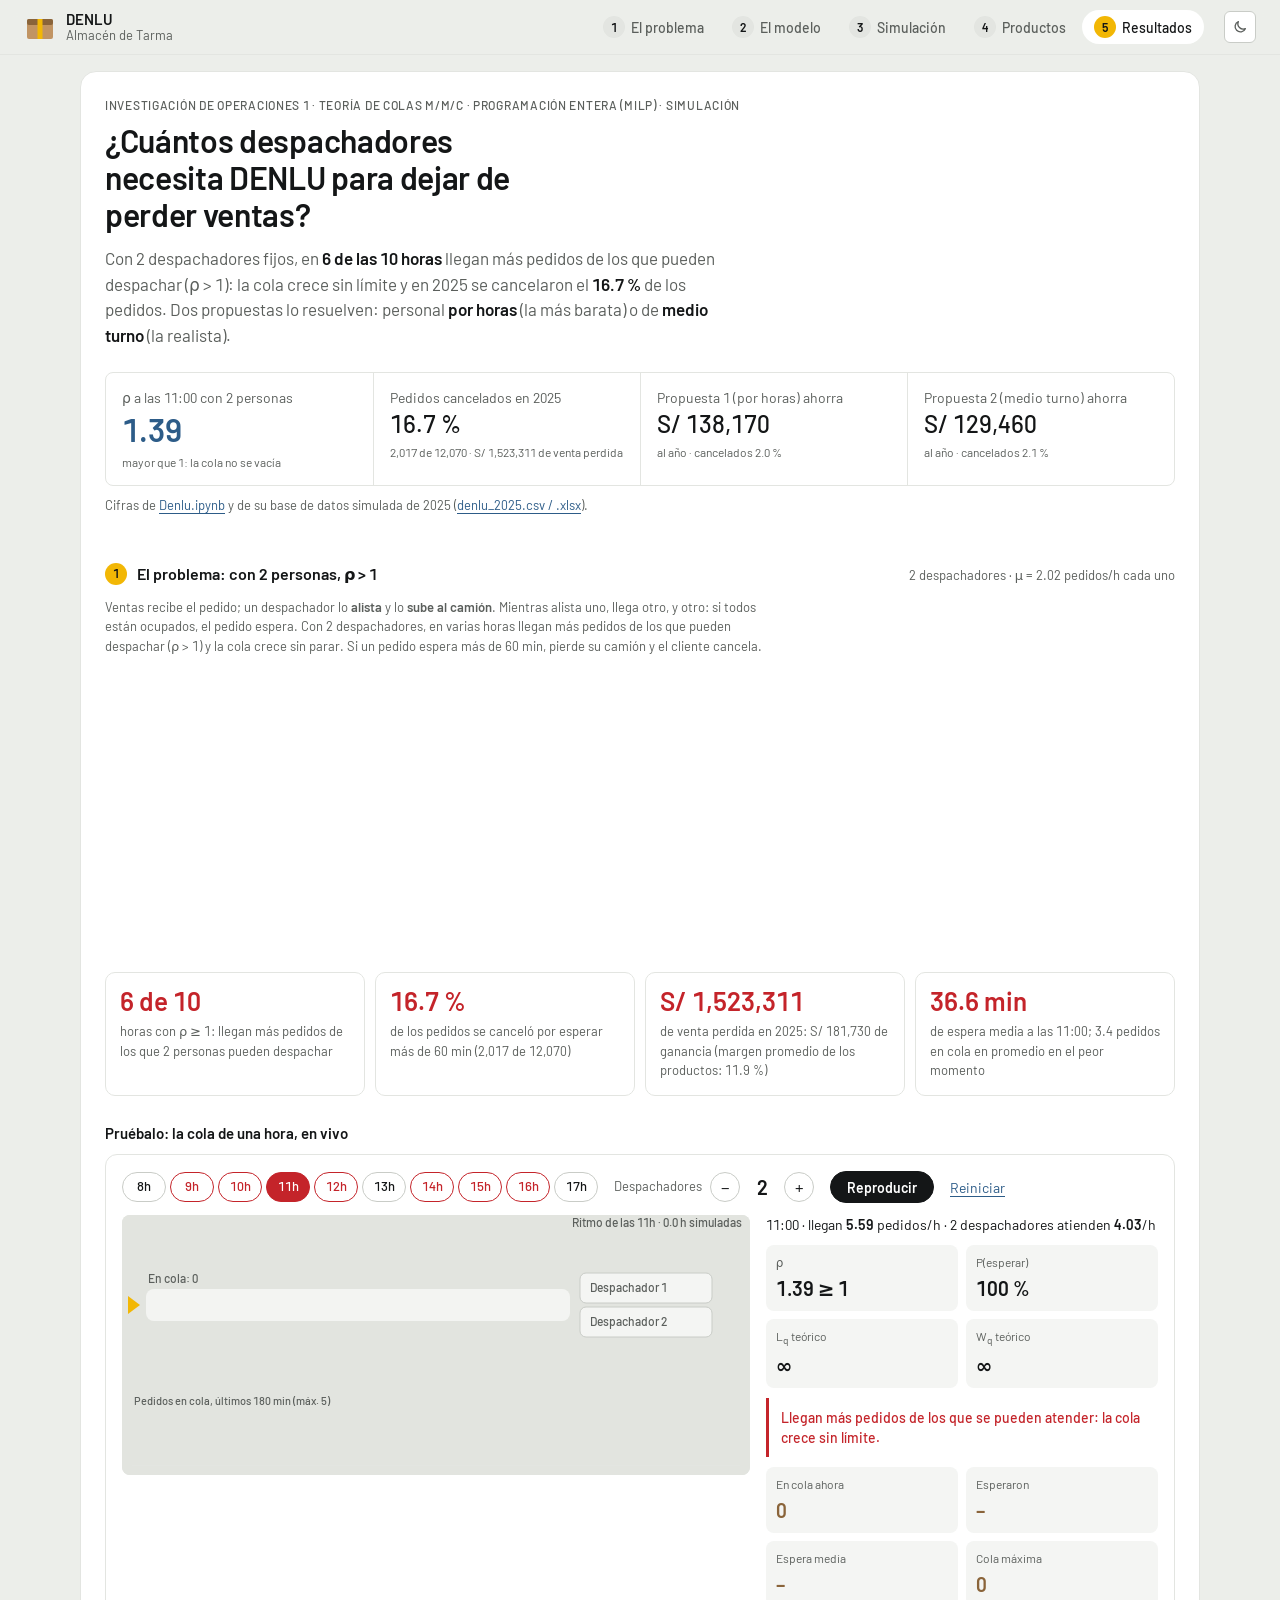
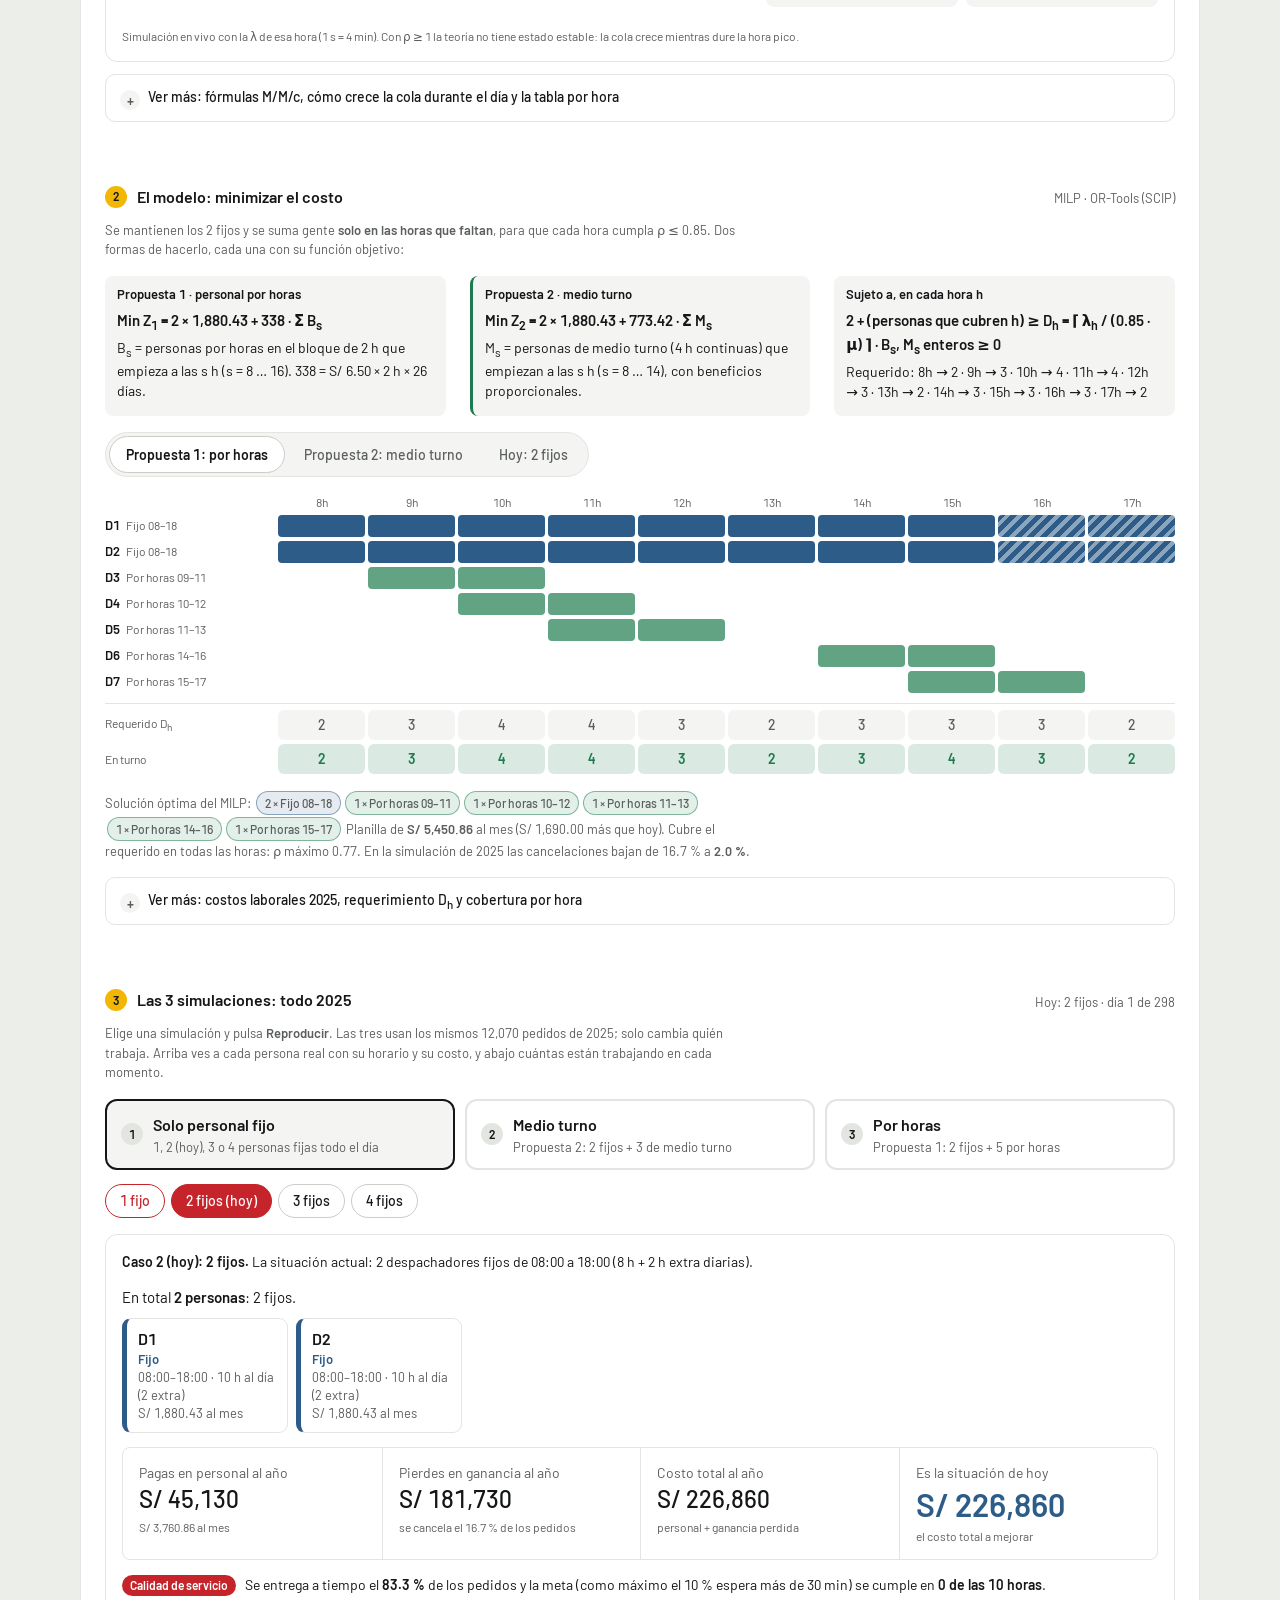
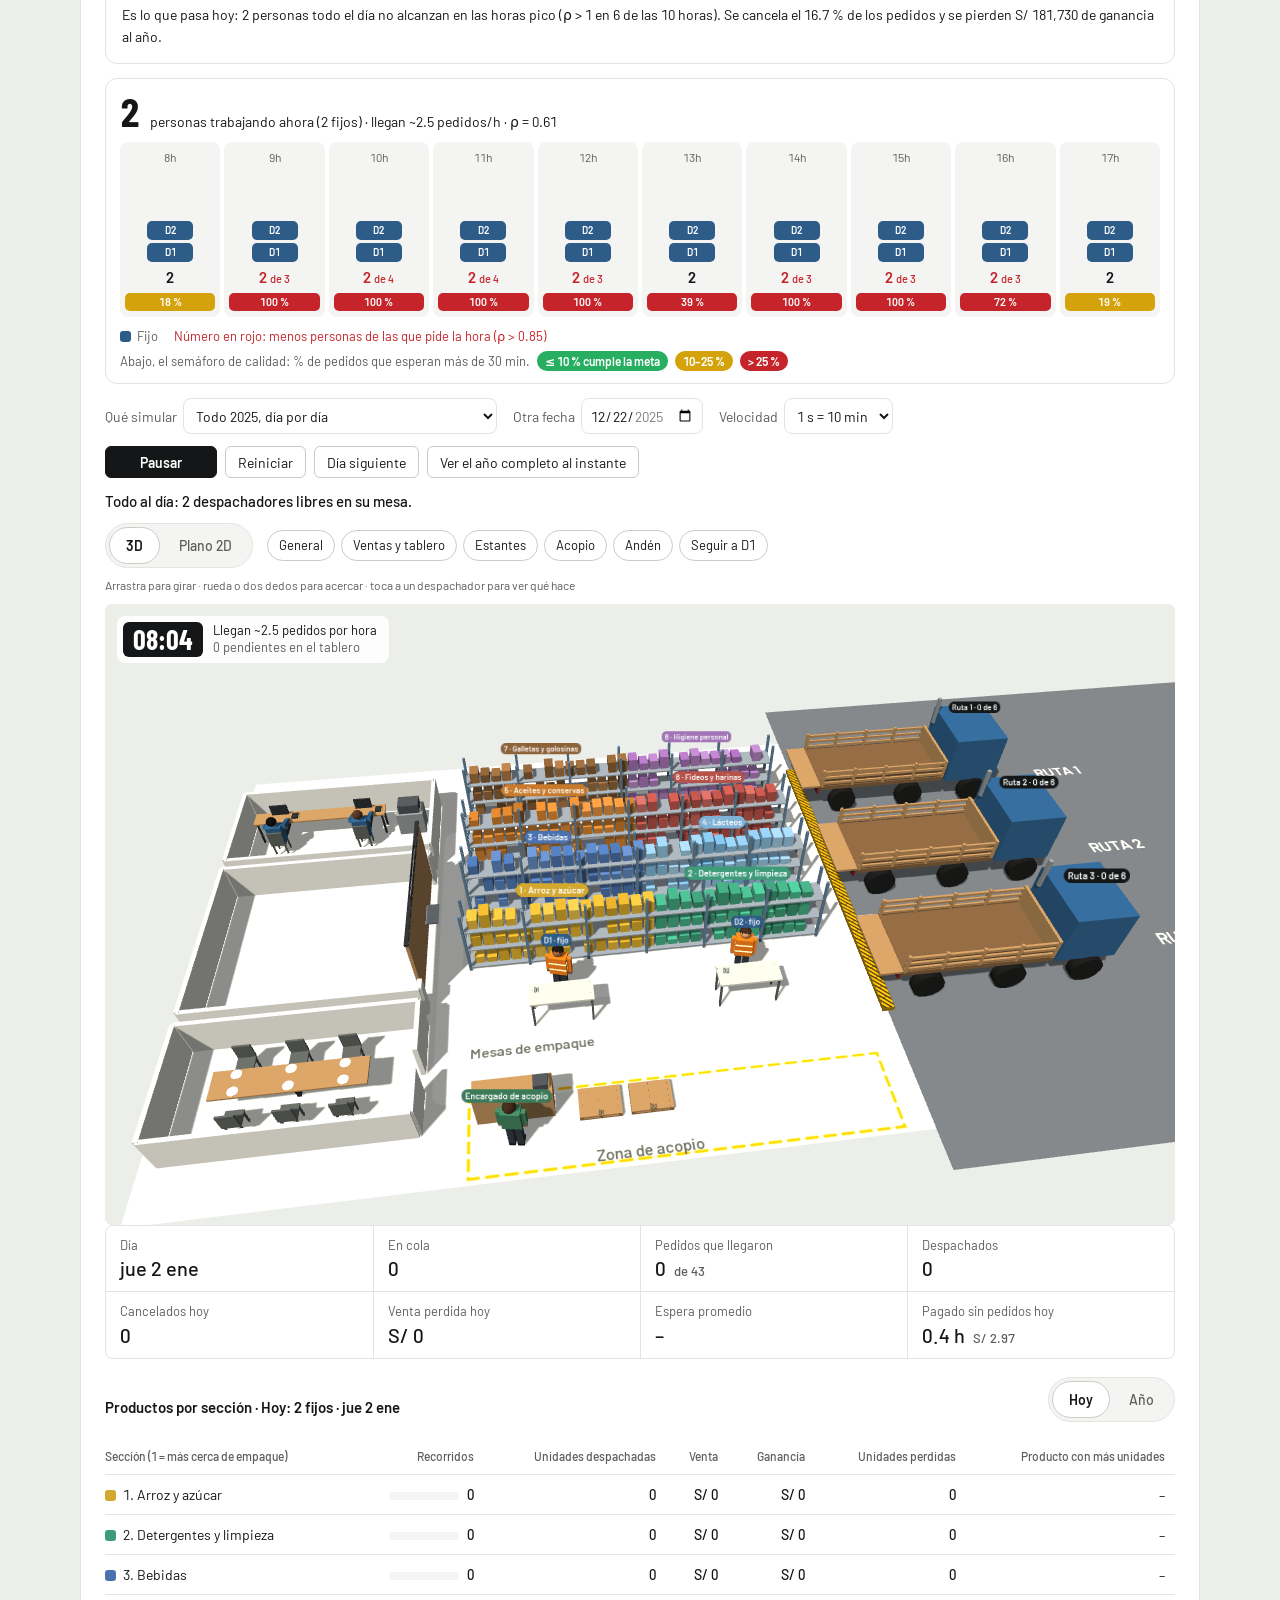
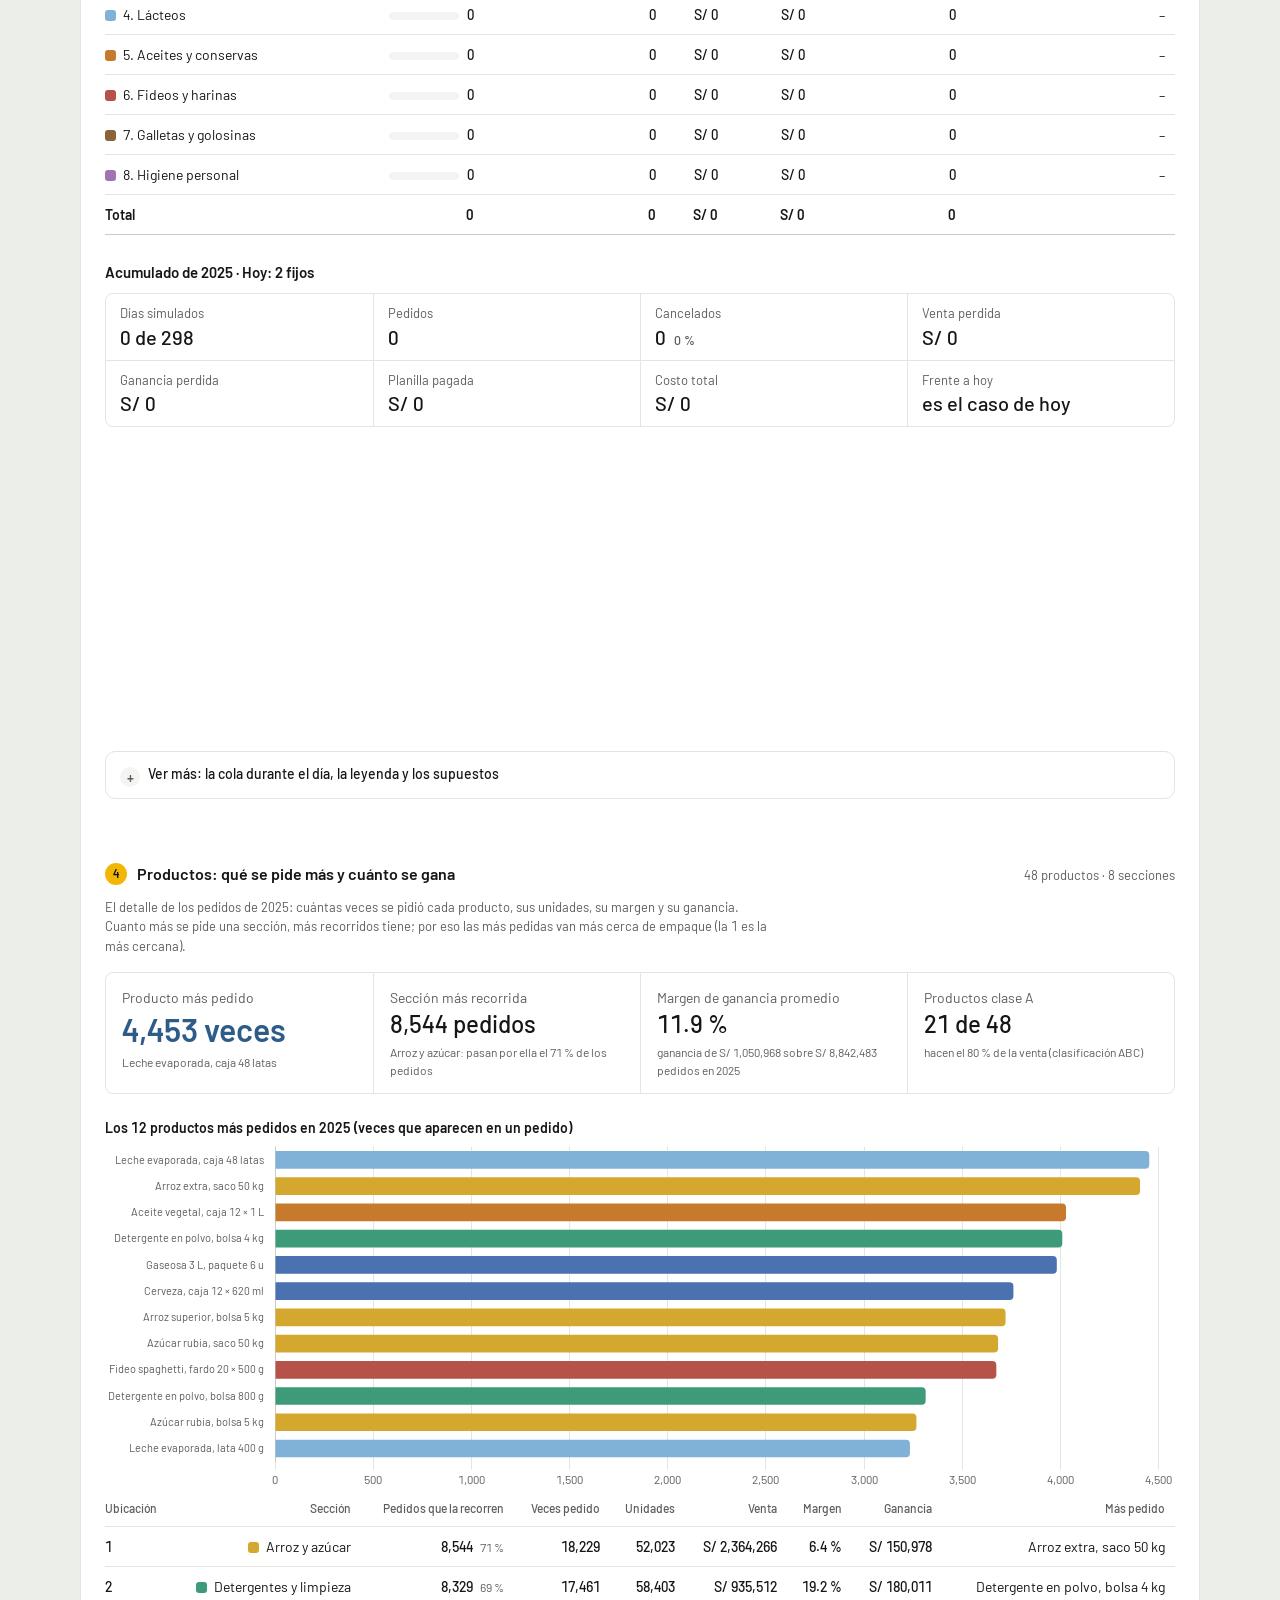
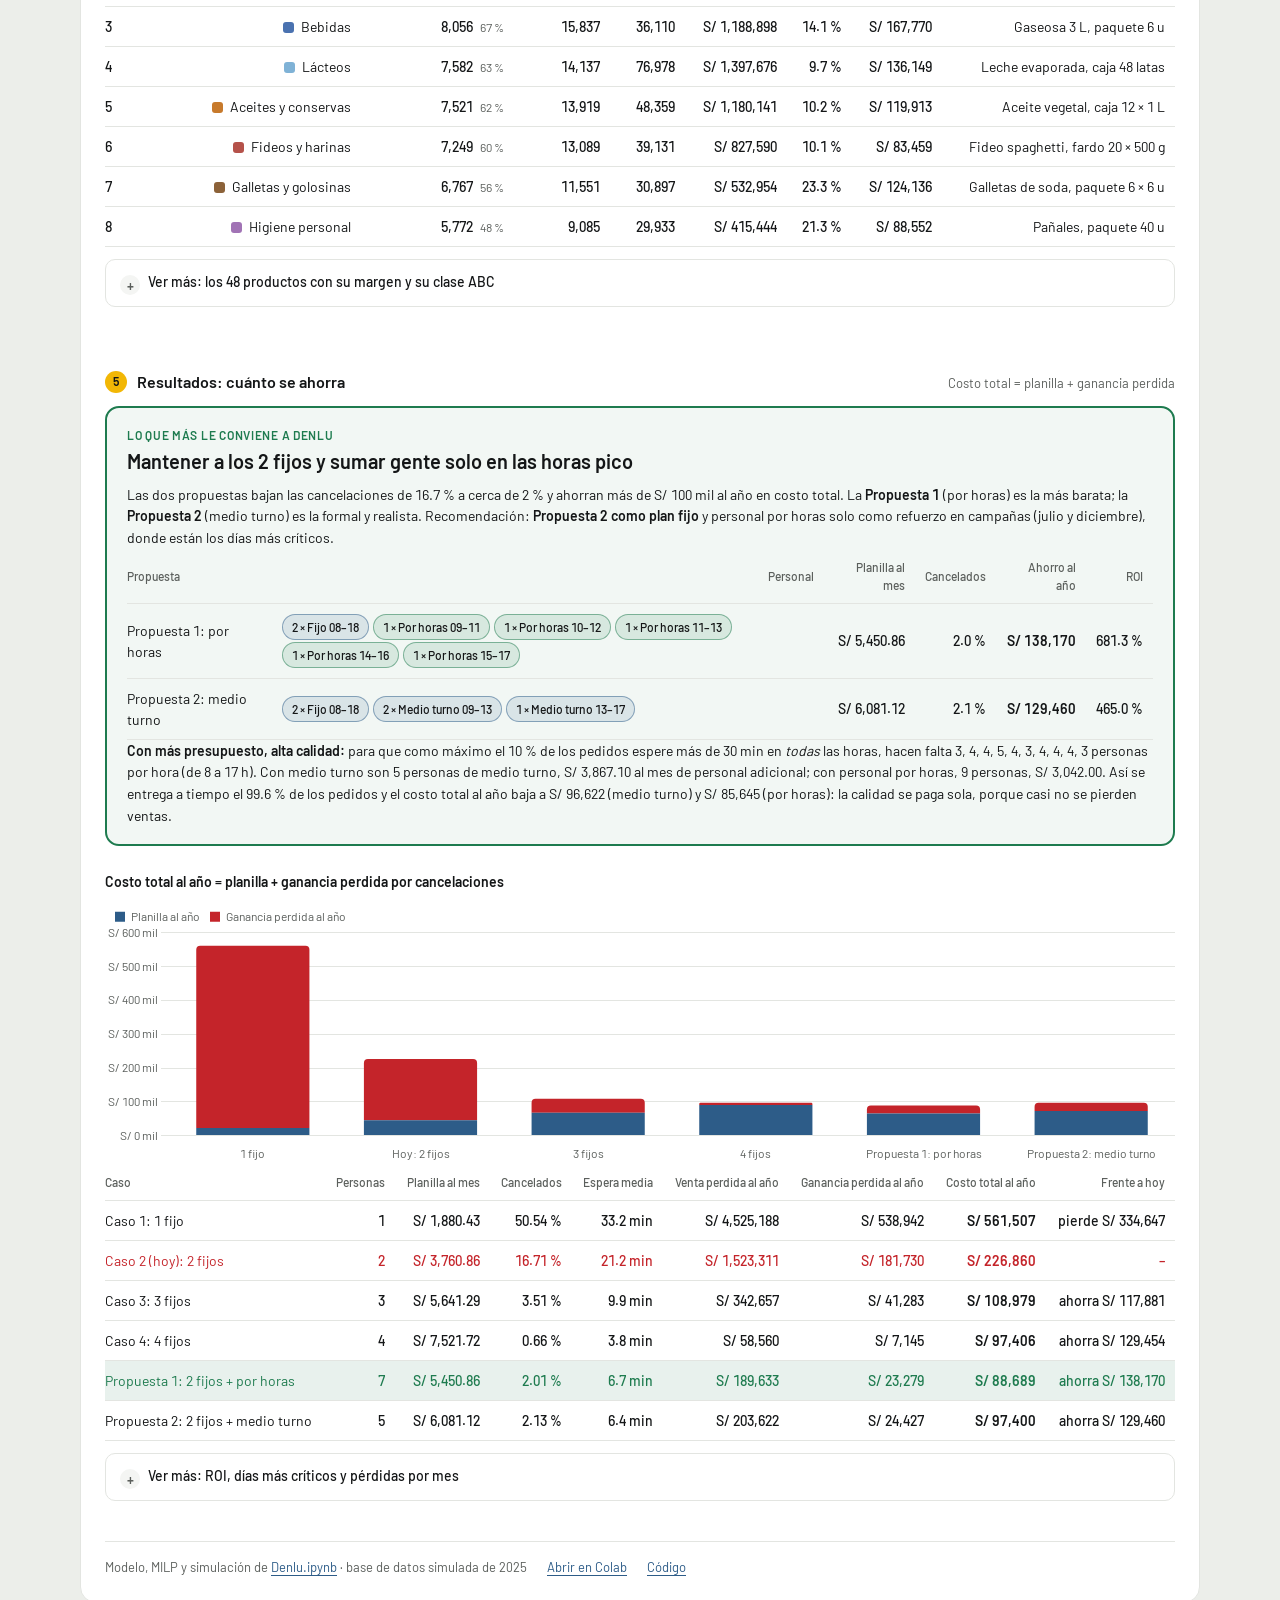
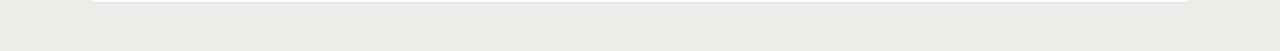
<file: Simulacion/web/index.html>
<!doctype html>
<html lang="es">
<head>
  <meta charset="utf-8">
  <meta name="viewport" content="width=device-width, initial-scale=1">
  <title>Andén DENLU</title>
  <meta name="description" content="Almacén de DENLU (Tarma), 2025: con 2 despachadores ρ > 1 y se forma la cola; modelo M/M/c, programación entera con personal por horas o de medio turno, simulación en 3D de todo el año por casos y por secciones, y los productos más pedidos con su margen.">
  <script>document.documentElement.classList.add("js"); try { var t = localStorage.getItem('denlu-tema'); if (t === 'light' || t === 'dark') document.documentElement.dataset.theme = t; } catch (e) {}</script>
  <link rel="stylesheet" href="estilos.css">
</head>
<body>
  <header class="barra">
    <a class="marca" href="#inicio" aria-label="DENLU, almacén de Tarma: volver al inicio">
        <svg viewBox="0 0 32 32" width="32" height="32" aria-hidden="true">
          <rect x="3" y="8" width="26" height="20" rx="2" fill="var(--carton)"/>
          <rect x="3" y="8" width="26" height="6" rx="2" fill="var(--carton-borde)"/>
          <rect x="13.5" y="8" width="5" height="20" fill="var(--seguridad)"/>
        </svg>
      <span><span class="marca-nombre">DENLU</span><span class="marca-ambito">Almacén de Tarma</span></span>
    </a>
    <nav class="pasos" aria-label="Secciones">
      <a href="#cola"><span class="num">1</span><span class="txt">El problema</span></a>
      <a href="#modelo"><span class="num">2</span><span class="txt">El modelo</span></a>
      <a href="#simulacion"><span class="num">3</span><span class="txt">Simulación</span></a>
      <a href="#productos"><span class="num">4</span><span class="txt">Productos</span></a>
      <a href="#resultados"><span class="num">5</span><span class="txt">Resultados</span></a>
    </nav>
    <button type="button" class="tema" id="tema" aria-pressed="false" aria-label="Tema oscuro" title="Cambiar entre tema claro y oscuro">
          <svg class="luna" viewBox="0 0 24 24" width="16" height="16" aria-hidden="true"><path d="M20 14.5A8 8 0 0 1 9.5 4 8 8 0 1 0 20 14.5Z" fill="none" stroke="currentColor" stroke-width="2" stroke-linejoin="round"/></svg>
          <svg class="sol" viewBox="0 0 24 24" width="16" height="16" aria-hidden="true"><circle cx="12" cy="12" r="4" fill="none" stroke="currentColor" stroke-width="2"/><path d="M12 2v3M12 19v3M2 12h3M19 12h3M4.9 4.9l2.1 2.1M17 17l2.1 2.1M4.9 19.1 7 17M17 7l2.1-2.1" stroke="currentColor" stroke-width="2" stroke-linecap="round"/></svg>
        </button>
  </header>

  <main class="hoja" id="inicio">
    <section class="portada revelar" aria-labelledby="tTitulo">
      <p class="antetitulo">Investigación de Operaciones 1 · Teoría de colas M/M/c · Programación entera (MILP) · Simulación</p>
      <h1 id="tTitulo">¿Cuántos despachadores necesita DENLU para dejar de perder ventas?</h1>
      <p class="hallazgo" id="hallazgo"></p>
      <dl class="kpis" id="kpis" aria-label="Resultados principales"></dl>
      <p class="fuente">Cifras de <a href="https://github.com/Efustion23/denlu-simulacion/blob/main/Simulacion/Denlu.ipynb">Denlu.ipynb</a> y de su base de datos simulada de 2025 (<a href="https://github.com/Efustion23/denlu-simulacion/tree/main/Simulacion/datos">denlu_2025.csv / .xlsx</a>).</p>
    </section>

    <section class="bloque paso-seccion revelar" id="cola" aria-labelledby="tCola">
      <div class="bloque-cab">
        <h2 id="tCola"><span class="num">1</span>El problema: con 2 personas, ρ &gt; 1</h2>
        <span class="estado" id="estadoCola"></span>
      </div>
      <p class="nota-bloque">Ventas recibe el pedido; un despachador lo <strong>alista</strong> y lo <strong>sube al camión</strong>. Mientras alista uno, llega otro, y otro: si todos están ocupados, el pedido espera. Con 2 despachadores, en varias horas llegan más pedidos de los que pueden despachar (ρ &gt; 1) y la cola crece sin parar. Si un pedido espera más de 60 min, pierde su camión y el cliente cancela.</p>
      <div class="grafico grafico-medio"><canvas id="gRho" aria-label="Utilización por hora con 2 despachadores"></canvas></div>
      <dl class="evidencia" id="evidencia"></dl>
      <h3 class="sub">Pruébalo: la cola de una hora, en vivo</h3>
      <div class="demo">
        <div class="demo-controles">
          <div class="horas horas-chicas" id="demoHoras" role="group" aria-label="Hora a simular"></div>
          <div class="stepper" aria-label="Despachadores">
            <span>Despachadores</span>
            <button type="button" id="demoMenos" aria-label="Uno menos">−</button>
            <strong id="demoC">2</strong>
            <button type="button" id="demoMas" aria-label="Uno más">+</button>
          </div>
          <button type="button" class="primario-chico" id="demoPlay">Pausar</button>
          <button type="button" class="enlace" id="demoReiniciar">Reiniciar</button>
        </div>
        <div class="demo-cuerpo">
          <div class="demo-lienzo"><canvas id="demoLienzo" role="img" aria-label="Simulación de la cola de la hora elegida: pedidos que llegan, esperan y son atendidos"></canvas></div>
          <div class="demo-teoria">
            <p class="demo-hora" id="demoTitulo"></p>
            <dl class="mini-kpis">
              <div><dt>ρ</dt><dd id="tRho"></dd></div>
              <div><dt>P(esperar)</dt><dd id="tPw"></dd></div>
              <div><dt>L<sub>q</sub> teórico</dt><dd id="tLq"></dd></div>
              <div><dt>W<sub>q</sub> teórico</dt><dd id="tWq"></dd></div>
            </dl>
            <p class="demo-veredicto" id="demoVeredicto" aria-live="polite"></p>
            <dl class="mini-kpis vivo">
              <div><dt>En cola ahora</dt><dd id="sCola">0</dd></div>
              <div><dt>Esperaron</dt><dd id="sEsperaron">0 %</dd></div>
              <div><dt>Espera media</dt><dd id="sEspera">–</dd></div>
              <div><dt>Cola máxima</dt><dd id="sMax">0</dd></div>
            </dl>
          </div>
        </div>
        <p class="pie-demo">Simulación en vivo con la λ de esa hora (1 s = 4 min). Con ρ ≥ 1 la teoría no tiene estado estable: la cola crece mientras dure la hora pico.</p>
      </div>
      <details class="mas">
        <summary>Ver más: fórmulas M/M/c, cómo crece la cola durante el día y la tabla por hora</summary>
        <div class="mas-cuerpo">
          <div class="formulas" aria-label="Fórmulas del modelo M/M/c">
            <div><span class="f-et">Utilización</span><span class="f">ρ = λ / (c · μ) · si ρ ≥ 1, L<sub>q</sub> = W<sub>q</sub> = ∞</span></div>
            <div><span class="f-et">Balance de flujo por hora</span><span class="f">Q<sub>h</sub> = max(0, Q<sub>h−1</sub> + λ<sub>h</sub> − c·μ)</span></div>
            <div><span class="f-et">Probabilidad de esperar (Erlang C)</span><span class="f">P<sub>w</sub> = [ (λ/μ)<sup>c</sup> / (c! (1−ρ)) ] · P<sub>0</sub></span></div>
            <div><span class="f-et">Cola y espera</span><span class="f">L<sub>q</sub> = P<sub>w</sub> ρ / (1−ρ) · W<sub>q</sub> = L<sub>q</sub> / λ · W = W<sub>q</sub> + 1/μ · L = λW</span></div>
          </div>
          <div class="grafico grafico-medio"><canvas id="gCola" aria-label="Pedidos en cola durante el día: datos y balance de flujo"></canvas></div>
          <div class="tabla-ancha"><table class="resultados" id="tablaDiag"></table></div>
        </div>
      </details>
    </section>

    <section class="bloque paso-seccion revelar" id="modelo" aria-labelledby="tModelo">
      <div class="bloque-cab">
        <h2 id="tModelo"><span class="num">2</span>El modelo: minimizar el costo</h2>
        <span class="estado">MILP · OR-Tools (SCIP)</span>
      </div>
      <p class="nota-bloque">Se mantienen los 2 fijos y se suma gente <strong>solo en las horas que faltan</strong>, para que cada hora cumpla ρ ≤ 0.85. Dos formas de hacerlo, cada una con su función objetivo:</p>
      <div class="formulacion" id="formulacion"></div>
      <div class="segmentado" id="vistaGantt" role="group" aria-label="Plan a mostrar">
        <button type="button" data-vista="p1" aria-pressed="true">Propuesta 1: por horas</button>
        <button type="button" data-vista="p2">Propuesta 2: medio turno</button>
        <button type="button" data-vista="c2">Hoy: 2 fijos</button>
      </div>
      <div class="gantt" id="gantt" aria-label="Horario por persona"></div>
      <p class="nota-bloque" id="planTexto"></p>
      <details class="mas">
        <summary>Ver más: costos laborales 2025, requerimiento D<sub>h</sub> y cobertura por hora</summary>
        <div class="mas-cuerpo">
          <div class="tabla-ancha"><table class="resultados" id="tablaCostos"></table></div>
          <div class="grafico grafico-medio"><canvas id="gCobertura" aria-label="Despachadores por hora: hoy, propuestas y requerido"></canvas></div>
          <div class="tabla-ancha"><table class="resultados" id="tablaCobertura"></table></div>
        </div>
      </details>
    </section>

    <section class="bloque paso-seccion revelar" id="simulacion" aria-labelledby="tSim">
      <div class="bloque-cab">
        <h2 id="tSim"><span class="num">3</span>Las 3 simulaciones: todo 2025</h2>
        <span class="estado" id="estadoDia" aria-live="polite"></span>
      </div>
      <p class="nota-bloque">Elige una simulación y pulsa <strong>Reproducir</strong>. Las tres usan los mismos 12,070 pedidos de 2025; solo cambia quién trabaja. Arriba ves a cada persona real con su horario y su costo, y abajo cuántas están trabajando en cada momento.</p>
      <div class="sim-pasos" id="simPasos" role="tablist" aria-label="Simulación"></div>
      <div class="horas casos-chips" id="casosSim" role="group" aria-label="Cuántos fijos"></div>
      <div class="caso" id="tarjetaCaso" aria-live="polite"></div>
      <div class="equipo-ahora" aria-live="polite">
        <p class="ahora"><strong id="nAhora">0</strong><span id="txtAhora">personas trabajando ahora</span></p>
        <div class="franja" id="franjaPersonas" aria-label="Personas en turno en cada hora del día"></div>
        <p class="leyenda-tipos" id="leyendaTipos"></p>
      </div>
      <div class="selector-plan">
        <label class="velocidad">Qué simular
          <select id="diaSel" aria-label="Día o año a simular"></select>
        </label>
        <label class="velocidad">Otra fecha
          <input type="date" id="fechaSel" min="2025-01-02" max="2025-12-31" value="2025-12-22">
        </label>
        <label class="velocidad">Velocidad
          <select id="velocidad">
            <option value="2">1 s = 2 min</option>
            <option value="5">1 s = 5 min</option>
            <option value="10" selected>1 s = 10 min</option>
            <option value="30">1 s = 30 min</option>
            <option value="60">1 s = 1 hora</option>
            <option value="660">1 s = 1 día</option>
          </select>
        </label>
      </div>
      <div class="reproductor">
        <button type="button" id="play" class="primario">Reproducir</button>
        <button type="button" id="reiniciar">Reiniciar</button>
        <button type="button" id="otroDia">Día siguiente</button>
        <button type="button" id="saltarAnio">Ver el año completo al instante</button>
      </div>
      <p class="narracion" id="narracion"></p>
      <div class="vista-barra" id="vistaBarra">
        <div class="segmentado" id="vista" role="group" aria-label="Vista del almacén">
          <button type="button" data-vista="3d" aria-pressed="true">3D</button>
          <button type="button" data-vista="2d">Plano 2D</button>
        </div>
        <div class="camaras" id="camaras" role="group" aria-label="Cámara">
          <button type="button" data-cam="general">General</button>
          <button type="button" data-cam="ventas">Ventas y tablero</button>
          <button type="button" data-cam="estantes">Estantes</button>
          <button type="button" data-cam="acopio">Acopio</button>
          <button type="button" data-cam="anden">Andén</button>
          <button type="button" data-cam="seguir">Seguir a D1</button>
        </div>
        <p class="pista3d" id="pista3d">Arrastra para girar · rueda o dos dedos para acercar · toca a un despachador para ver qué hace</p>
      </div>
      <div class="lienzo"><div class="escena3d" id="escena3d" hidden></div><canvas id="lienzo" role="img" aria-label="Plano del almacén: ventas, tablero de pedidos, estantería, mesas de empaque, comedor y andén con los camiones de cada ruta"></canvas></div>
      <dl class="contadores" id="contadores"></dl>
      <div class="cab-secciones">
        <h3 class="sub" id="tituloSecciones">Productos por sección</h3>
        <div class="segmentado" id="vistaSecciones" role="group" aria-label="Periodo del conteo">
          <button type="button" data-sec="hoy" aria-pressed="true">Hoy</button>
          <button type="button" data-sec="anio">Año</button>
        </div>
      </div>
      <div class="tabla-ancha"><table class="resultados secciones" id="tablaSecciones"></table></div>
      <h3 class="sub" id="tituloAnio">Acumulado del año</h3>
      <dl class="contadores" id="contadoresAnio"></dl>
      <div class="grafico grafico-medio"><canvas id="gAnio" aria-label="Ganancia perdida acumulada en 2025 con el caso elegido y con hoy"></canvas></div>
      <details class="mas">
        <summary>Ver más: la cola durante el día, la leyenda y los supuestos</summary>
        <div class="mas-cuerpo">
          <div class="grafico grafico-dia"><canvas id="gDia" aria-label="Pedidos en cola y despachadores en turno durante el día"></canvas></div>
          <ul class="leyenda" aria-label="Qué significa cada cosa">
            <li><span class="sw sw-hoja"></span><span>Pedido en el tablero (la barra amarilla es su espera)</span></li>
            <li><span class="sw sw-hoja sw-perdio"></span><span>Lleva <strong>45</strong> min esperando: está por perder su camión</span></li>
            <li><span class="sw sw-hoja sw-cancelo"></span><span>Cancelado: esperó más de <strong id="leyendaT">60</strong> min</span></li>
            <li><span class="sw sw-desp"></span><span>Despachador (D1, D2…) con chaleco</span></li>
            <li><span class="sw sw-acopio"></span><span>Acopio: se hace la lista y se revisan los productos</span></li>
            <li><span class="sw-sec" style="background:#d4a82f"></span><span>Secciones del almacén con su número: la 1 es la más pedida y está más cerca de empaque</span></li>
            <li><span class="sw sw-caja"></span><span>Caja del pedido: se alista y se sube al camión</span></li>
            <li><span class="sw sw-ocio"></span><span>“zz”: despachador pagado sin pedidos</span></li>
          </ul>
          <p class="nota-bloque nota-larga">Cada pedido llega a la hora que dice la base de datos y ocupa a un despachador el tiempo de alistado + carga que trae. Se atiende en orden de llegada y lo toma quien puede empezar antes; si tendría que esperar más de 60 min, se cancela sin ocupar a nadie. El personal por horas y de medio turno solo empieza pedidos en su horario; quien está a las 17 h se queda hasta vaciar la cola. Son las mismas reglas de la sección 5 de <code>Denlu.ipynb</code>, así que los totales del año coinciden con el notebook. Las caminatas de la animación solo reparten ese tiempo entre las etapas del trabajo.</p>
        </div>
      </details>
    </section>

    <section class="bloque paso-seccion revelar" id="productos" aria-labelledby="tProd">
      <div class="bloque-cab">
        <h2 id="tProd"><span class="num">4</span>Productos: qué se pide más y cuánto se gana</h2>
        <span class="estado">48 productos · 8 secciones</span>
      </div>
      <p class="nota-bloque">El detalle de los pedidos de 2025: cuántas veces se pidió cada producto, sus unidades, su margen y su ganancia. Cuanto más se pide una sección, más recorridos tiene; por eso las más pedidas van más cerca de empaque (la 1 es la más cercana).</p>
      <dl class="kpis" id="kpisProductos" aria-label="Productos: resultados principales"></dl>
      <div class="grafico grafico-alto"><canvas id="gTop" aria-label="Los productos más pedidos"></canvas></div>
      <div class="tabla-ancha"><table class="resultados" id="tablaPorSeccion"></table></div>
      <details class="mas">
        <summary>Ver más: los 48 productos con su margen y su clase ABC</summary>
        <div class="mas-cuerpo">
          <p class="nota-bloque">Ordenados por las veces que se pidieron. Clasificación ABC por valor vendido: clase A, los productos que suman el 80 % de la venta; B, el siguiente 15 %; C, el resto. Los de clase A son los que nunca deben faltar.</p>
          <div class="tabla-ancha"><table class="resultados" id="tablaProductos"></table></div>
        </div>
      </details>
    </section>

    <section class="bloque paso-seccion revelar" id="resultados" aria-labelledby="tRes">
      <div class="bloque-cab">
        <h2 id="tRes"><span class="num">5</span>Resultados: cuánto se ahorra</h2>
        <span class="estado">Costo total = planilla + ganancia perdida</span>
      </div>
      <div class="recomendacion" id="recomendacion"></div>
      <div class="grafico grafico-medio"><canvas id="gCosto" aria-label="Costo total al año de cada caso"></canvas></div>
      <div class="tabla-ancha"><table class="resultados" id="tablaResultados"></table></div>
      <details class="mas">
        <summary>Ver más: ROI, días más críticos y pérdidas por mes</summary>
        <div class="mas-cuerpo">
          <div class="tabla-ancha"><table class="resultados" id="tablaRoi"></table></div>
          <h3 class="sub">Días más críticos de 2025: pedidos cancelados en cada caso</h3>
          <div class="tabla-ancha"><table class="resultados" id="tablaCriticos"></table></div>
          <div class="grafico grafico-medio"><canvas id="gMes" aria-label="Ganancia perdida por mes en cada caso"></canvas></div>
        </div>
      </details>
    </section>

    <footer class="pie-pagina">
      <span>Modelo, MILP y simulación de <a href="https://github.com/Efustion23/denlu-simulacion/blob/main/Simulacion/Denlu.ipynb">Denlu.ipynb</a> · base de datos simulada de 2025</span>
      <a href="https://colab.research.google.com/github/Efustion23/denlu-simulacion/blob/main/Simulacion/Denlu.ipynb">Abrir en Colab</a>
      <a href="https://github.com/Efustion23/denlu-simulacion">Código</a>
    </footer>
  </main>

  <script src="vendor/chart.umd.js"></script>
  <script src="vendor/three.min.js"></script>
  <script src="vendor/OrbitControls.js"></script>
  <script src="datos2025.js"></script>
  <script src="simulacion.js"></script>
  <script src="app.js"></script>
  <script src="cola.js"></script>
  <script src="almacen3d.js"></script>
</body>
</html>
</file>
<file: Simulacion/web/estilos.css>
/* Estilo "framed sheet": un marco con el tono del concreto del almacén (barra lateral) y el trabajo
   sobre una hoja blanca con borde de 1px, sin sombras. El color va en los datos: el azul acero del
   uniforme de los despachadores marca el plan elegido; la situación actual va en gris.
   Rejilla: hoja = viewport − 288px (lateral) − 8px de margen; 24px de relleno y un solo espacio de 24px. */
@font-face { font-family: "Barlow"; font-style: normal; font-weight: 400; font-display: swap; src: url("fonts/barlow-latin-400-normal.woff2") format("woff2"); }
@font-face { font-family: "Barlow"; font-style: normal; font-weight: 500; font-display: swap; src: url("fonts/barlow-latin-500-normal.woff2") format("woff2"); }
@font-face { font-family: "Barlow"; font-style: normal; font-weight: 600; font-display: swap; src: url("fonts/barlow-latin-600-normal.woff2") format("woff2"); }
@font-face { font-family: "Barlow Condensed"; font-style: normal; font-weight: 600; font-display: swap; src: url("fonts/barlow-condensed-latin-600-normal.woff2") format("woff2"); }
@font-face { font-family: "Barlow Condensed"; font-style: normal; font-weight: 700; font-display: swap; src: url("fonts/barlow-condensed-latin-700-normal.woff2") format("woff2"); }

:root {
  color-scheme: light;
  --marco: #eceeea;
  --hoja: #ffffff;
  --fondo: #ffffff;
  --panel: #f4f5f3;
  --activo: #e3e5e1;
  --suelo: #e2e4df;
  --tinta: #141617;
  --tinta-2: #5b5f5c;
  --linea: #e3e5e1;
  --control: #c9ccc7;
  --seguridad: #f2b705;
  --carton: #c19463;
  --carton-borde: #8a643a;
  --acero: #2d5c88;
  --rojo: #c4242a;
  --verde: #1e7b4f;
  --serie-plan: #2d5c88;
  --serie-actual: #a3a7a4;
  --boton: #ffffff;
  --primario: #141617;
  --primario-tinta: #ffffff;

  --radio-hoja: 16px;
  --radio: 6px;
  --espacio: 24px;
  --lateral: 288px;
  --curva: cubic-bezier(0.2, 0, 0, 1);
}
@media (prefers-color-scheme: dark) {
  :root:not([data-theme="light"]) {
    color-scheme: dark;
    --marco: #0e0f10;
    --hoja: #17181a;
    --fondo: #1f2123;
    --panel: #1f2123;
    --activo: #2a2c2e;
    --suelo: #222426;
    --tinta: #ececea;
    --tinta-2: #a3a7a4;
    --linea: #2a2c2e;
    --control: #3c3f41;
    --seguridad: #e0a800;
    --carton: #a47a48;
    --carton-borde: #d0a36c;
    --acero: #6a9fd4;
    --rojo: #ef6a62;
    --verde: #4cae78;
    --serie-plan: #6a9fd4;
    --serie-actual: #6f7375;
    --boton: #1f2123;
    --primario: #ececea;
    --primario-tinta: #141617;
  }
}
:root[data-theme="dark"] {
  color-scheme: dark;
  --marco: #0e0f10;
  --hoja: #17181a;
  --fondo: #1f2123;
  --panel: #1f2123;
  --activo: #2a2c2e;
  --suelo: #222426;
  --tinta: #ececea;
  --tinta-2: #a3a7a4;
  --linea: #2a2c2e;
  --control: #3c3f41;
  --seguridad: #e0a800;
  --carton: #a47a48;
  --carton-borde: #d0a36c;
  --acero: #6a9fd4;
  --rojo: #ef6a62;
  --verde: #4cae78;
  --serie-plan: #6a9fd4;
  --serie-actual: #6f7375;
  --boton: #1f2123;
  --primario: #ececea;
  --primario-tinta: #141617;
}

* { box-sizing: border-box; }
html { background: var(--marco); }
body {
  margin: 0;
  background: var(--marco);
  color: var(--tinta);
  font: 400 14px/1.5 "Barlow", system-ui, sans-serif;
  font-variant-numeric: tabular-nums;
  -webkit-font-smoothing: antialiased;
}
::selection { background: var(--seguridad); color: #141617; }
h1, h2, p { margin: 0; }
h1 { font-size: 24px; font-weight: 600; line-height: 1.2; letter-spacing: -0.01em; }
h2 { font-size: 16px; font-weight: 600; line-height: 1.3; }
button, select, input { font: inherit; color: inherit; }
a { color: var(--acero); text-underline-offset: 3px; }
:focus-visible { outline: 2px solid var(--acero); outline-offset: 2px; border-radius: 2px; }

/* Marco: lateral teñida + hoja blanca */
.marco { display: grid; grid-template-columns: var(--lateral) minmax(0, 1fr); min-height: 100vh; }
.lateral {
  position: sticky; top: 0; align-self: start;
  max-height: 100vh; overflow-y: auto;
  padding: 20px 20px 32px;
  scrollbar-width: thin; scrollbar-color: var(--control) transparent;
}
.hoja {
  margin: 8px 8px 8px 0;
  background: var(--hoja);
  border: 1px solid var(--linea);
  border-radius: var(--radio-hoja);
  padding: var(--espacio);
  min-width: 0;
}

.marca { display: flex; align-items: center; gap: 10px; margin-bottom: 28px; }
.marca svg { flex: none; }
.marca-nombre { font-weight: 600; font-size: 15px; line-height: 1.2; }
.marca-ambito { color: var(--tinta-2); font-size: 13px; line-height: 1.2; }
.tema {
  margin-left: auto; flex: none; width: 32px; height: 32px; padding: 0;
  display: grid; place-items: center; cursor: pointer;
  border: 1px solid var(--control); background: var(--boton); border-radius: var(--radio); color: var(--tinta-2);
  transition: background-color 150ms var(--curva), color 150ms var(--curva);
}
.tema:hover { background: var(--activo); color: var(--tinta); }
.tema .sol, .tema[aria-pressed="true"] .luna { display: none; }
.tema[aria-pressed="true"] .sol { display: block; }

.lateral > section, .lateral > details { margin-top: 28px; }
.lateral h2 { margin-bottom: 12px; }

/* Secciones plegables de la barra lateral (en móvil arrancan cerradas) */
.plegable > summary { display: flex; align-items: center; justify-content: space-between; gap: 8px; cursor: pointer; list-style: none; }
.plegable > summary::-webkit-details-marker { display: none; }
.plegable > summary::after {
  content: ""; flex: none; width: 7px; height: 7px; margin: 0 3px 3px 0;
  border: solid var(--tinta-2); border-width: 0 1.5px 1.5px 0; transform: rotate(45deg);
  transition: transform 150ms var(--curva);
}
.plegable[open] > summary::after { transform: rotate(-135deg); margin-bottom: -2px; }
.plegable > summary h2 { margin: 0; }
.plegable[open] > summary { margin-bottom: 12px; }
.plegable-menor > summary { color: var(--tinta-2); font-weight: 500; }
.plegable-menor[open] > summary { margin-bottom: 6px; }

/* Botones: una forma, un radio */
.presets { display: flex; flex-wrap: wrap; gap: 6px; margin-bottom: 12px; }
.presets button, .paso button, .reproductor button, .reproductor select {
  height: 32px; padding: 0 12px;
  border: 1px solid var(--control); background: var(--boton); border-radius: var(--radio);
  cursor: pointer;
  transition: background-color 150ms var(--curva), border-color 150ms var(--curva), transform 100ms var(--curva);
}
.presets button:hover, .paso button:hover, .reproductor button:hover, .reproductor select:hover { background: var(--activo); }
.presets button:active, .paso button:active, .reproductor button:active { transform: scale(0.97); }
.presets button[aria-pressed="true"] { background: var(--activo); border-color: var(--tinta); font-weight: 600; }

.turnos { width: 100%; border-collapse: collapse; }
.turnos td { padding: 6px 0; border-bottom: 1px solid var(--linea); vertical-align: middle; }
.turnos .nombre { display: block; font-weight: 600; line-height: 1.25; }
.turnos .horario { display: block; color: var(--tinta-2); font-size: 13px; line-height: 1.3; }
.turnos .separador td { padding: 14px 0 2px; border-bottom: 0; color: var(--tinta-2); font-size: 11px; font-weight: 500; letter-spacing: 0.05em; text-transform: uppercase; }
/* Horario dibujado del turno: 10 celdas de 8 a 18 h */
.eje-turnos { display: flex; justify-content: space-between; width: 128px; margin: 0 0 -2px; font-size: 11px; color: var(--tinta-2); }
.tira { display: flex; gap: 2px; margin: 4px 0 3px; }
.tira i { width: 11px; height: 8px; border-radius: 2px; background: var(--activo); }
.tira i.on { background: var(--acero); }
.tira i.alm { background: transparent; border: 1px solid var(--control); }
.paso { display: flex; align-items: center; gap: 2px; justify-content: flex-end; }
.paso button { width: 28px; height: 28px; padding: 0; line-height: 1; }
.paso output { width: 1.6rem; text-align: center; font-weight: 600; }
.costo { margin-top: 12px; color: var(--tinta-2); }
.costo span:first-child { font-size: 20px; font-weight: 600; color: var(--tinta); }
.costo-gente::before { content: "· "; }
.aviso { margin-top: 6px; color: var(--rojo); font-weight: 500; }
.plegable-menor { margin-top: 14px; }
.grafico { position: relative; }
.grafico-cobertura { height: 168px; margin-top: 12px; }

.control { display: block; margin-bottom: 14px; }
.control span { display: flex; justify-content: space-between; gap: 8px; }
.control output { font-weight: 600; white-space: nowrap; }
.control input { width: 100%; margin: 4px 0 0; accent-color: var(--acero); }
.nota { margin: 0 0 10px; color: var(--tinta-2); font-size: 13px; line-height: 1.4; }
.enlace { background: none; border: 0; padding: 0; color: var(--acero); text-decoration: underline; text-underline-offset: 3px; cursor: pointer; }

/* Hoja */
.titulo { display: flex; justify-content: space-between; align-items: flex-end; gap: var(--espacio); margin-bottom: 20px; }
.hallazgo { margin-top: 4px; font-size: 15px; color: var(--tinta-2); max-width: 75ch; }
.hallazgo strong { color: var(--tinta); font-weight: 600; }
.plan-elegido { color: var(--tinta-2); white-space: nowrap; }
.plan-elegido strong { color: var(--tinta); font-weight: 600; }

/* Guía de uso: tres pasos en orden */
.guia { display: grid; grid-template-columns: repeat(3, minmax(0, 1fr)); gap: var(--espacio); margin: 0 0 20px; padding: 0; list-style: none; counter-reset: paso; }
.guia li { position: relative; padding-left: 34px; color: var(--tinta-2); line-height: 1.4; counter-increment: paso; }
.guia li strong { display: block; color: var(--tinta); font-weight: 600; }
.guia li::before {
  content: counter(paso); position: absolute; left: 0; top: 0;
  width: 24px; height: 24px; border-radius: 50%; display: grid; place-items: center;
  background: var(--seguridad); color: #141617; font-weight: 600; font-size: 13px;
}

/* KPIs: un contenedor dividido por líneas de 1px */
.kpis {
  display: grid; grid-template-columns: repeat(4, minmax(0, 1fr));
  margin: 0 0 16px; border: 1px solid var(--linea); border-radius: 8px;
  transition: opacity 150ms var(--curva);
}
.kpis[aria-busy="true"], .resultados[aria-busy="true"] { opacity: 0.55; }
.kpis div { padding: 14px 16px; min-width: 0; }
.kpis div + div { border-left: 1px solid var(--linea); }
.kpis dt { color: var(--tinta-2); }
.kpis dd { margin: 2px 0 0; font-size: 24px; font-weight: 500; line-height: 1.2; }
.kpis .lider dd { font-size: 32px; font-weight: 600; color: var(--serie-plan); }
.kpis .pie { display: block; margin-top: 4px; font-size: 12px; color: var(--tinta-2); }
.kpis .bien { color: var(--verde); }
.kpis .mal { color: var(--rojo); }

/* Aviso de la hora más débil y explicación plegable */
.alerta {
  margin: 0 0 16px; padding: 12px 16px; max-width: 95ch;
  border: 1px solid var(--linea); border-left: 3px solid var(--rojo); border-radius: 8px; background: var(--panel);
  line-height: 1.45;
}
.alerta strong { display: block; font-weight: 600; }
.como { margin: 0 0 var(--espacio); color: var(--tinta-2); font-size: 13px; max-width: 95ch; }
.como summary { width: max-content; cursor: pointer; }
.como p { margin-top: 6px; }

.bloque + .bloque { margin-top: 40px; }
.bloque-cab { display: flex; justify-content: space-between; align-items: baseline; gap: 12px; margin-bottom: 12px; }
.estado { color: var(--tinta-2); font-size: 13px; }
.nota-bloque { margin: 0 0 16px; color: var(--tinta-2); font-size: 13px; max-width: 95ch; }

.narracion { margin: 0 0 10px; font-size: 15px; font-weight: 500; min-height: 1.5em; }
.lienzo { background: var(--suelo); border-radius: 8px; overflow: hidden; }
.leyenda { display: flex; flex-wrap: wrap; gap: 6px 20px; margin: 10px 0 0; padding: 0; list-style: none; color: var(--tinta-2); font-size: 13px; }
.leyenda li { display: flex; align-items: center; gap: 8px; }
.leyenda strong { font-weight: 600; color: var(--tinta); }
.sw { flex: none; display: inline-block; width: 16px; height: 16px; border-radius: 3px; }
.sw-caja { background: var(--carton); border: 1px solid var(--carton-borde); }
.sw-hoja { width: 13px; background: #fbfaf6; border: 1px solid var(--control); border-bottom: 3px solid var(--seguridad); }
.sw-perdio { border: 2px solid var(--rojo); border-bottom-width: 3px; }
.sw-cancelo { border: 2px solid var(--rojo); position: relative; overflow: hidden; }
.sw-cancelo::before, .sw-cancelo::after { content: ""; position: absolute; left: -2px; right: -2px; top: 5px; height: 2px; background: var(--rojo); transform: rotate(45deg); }
.sw-cancelo::after { transform: rotate(-45deg); }
.sw-acopio { border: 2px dashed var(--seguridad); background: #b48a5a; }
.sw-toque { border-radius: 50%; border: 2px dashed var(--acero); }
.sw-desp { border-radius: 50%; background: #ec7a1c; box-shadow: inset 0 0 0 4px #ec7a1c, inset 0 0 0 8px #1d1612; }
.lienzo canvas { display: block; width: 100%; height: auto; }
.reproductor { display: flex; flex-wrap: wrap; align-items: center; gap: 8px; margin: 12px 0; }
.reproductor .primario { background: var(--primario); color: var(--primario-tinta); border-color: var(--primario); min-width: 7rem; font-weight: 600; }
.reproductor .primario:hover { background: var(--primario); opacity: 0.88; }
.velocidad { display: flex; align-items: center; gap: 6px; color: var(--tinta-2); margin-left: auto; }

.contadores {
  display: grid; grid-template-columns: repeat(4, minmax(0, 1fr));
  margin: 0 0 16px; border: 1px solid var(--linea); border-radius: 8px;
}
.contadores div { padding: 10px 14px; border-top: 1px solid var(--linea); }
.contadores div:nth-child(-n + 4) { border-top: 0; }
.contadores div:not(:nth-child(4n + 1)) { border-left: 1px solid var(--linea); }
.contadores dt { color: var(--tinta-2); font-size: 13px; }
.contadores dd { margin: 0; font-size: 20px; font-weight: 500; line-height: 1.3; }
.contadores .malo dd { color: var(--rojo); }
.contadores .ic { font-size: 13px; color: var(--tinta-2); margin-left: 4px; }
.grafico-dia { height: 180px; }

.resultados { width: 100%; border-collapse: collapse; transition: opacity 150ms var(--curva); }
.resultados th, .resultados td { padding: 9px 10px; text-align: right; border-bottom: 1px solid var(--linea); }
.resultados th:first-child, .resultados td:first-child { text-align: left; padding-left: 0; }
.resultados thead th { font-weight: 500; font-size: 12px; color: var(--tinta-2); }
.resultados td.cifra { font-weight: 500; white-space: nowrap; }
.resultados .ic { color: var(--tinta-2); font-size: 12px; margin-left: 4px; font-weight: 400; }
.resultados .mejor { color: var(--verde); }
.resultados .peor { color: var(--rojo); }
.resultados tr.total td { font-weight: 600; border-bottom-color: var(--control); }
.marca-serie { display: inline-block; width: 10px; height: 10px; border-radius: 2px; margin-right: 6px; vertical-align: -1px; }
.roi { margin: 16px 0 24px; padding: 12px 16px; max-width: 95ch; border-left: 3px solid var(--seguridad); background: var(--panel); border-radius: 0 8px 8px 0; }
.roi:empty { display: none; }
.graficos-hora { display: grid; grid-template-columns: repeat(2, minmax(0, 1fr)); gap: var(--espacio); }
.graficos-hora .grafico { height: 240px; }
.graficos-base { display: grid; grid-template-columns: repeat(auto-fit, minmax(280px, 1fr)); gap: var(--espacio); }
.graficos-base .grafico { height: 230px; }

.pie-pagina { display: flex; flex-wrap: wrap; gap: 6px 20px; margin-top: 40px; padding-top: 16px; border-top: 1px solid var(--linea); color: var(--tinta-2); font-size: 13px; }

@media (max-width: 1100px) {
  .kpis, .contadores { grid-template-columns: repeat(2, minmax(0, 1fr)); }
  .kpis div:nth-child(3) { border-left: 0; }
  .kpis div:nth-child(n + 3) { border-top: 1px solid var(--linea); }
  .contadores div:nth-child(-n + 4) { border-top: 1px solid var(--linea); }
  .contadores div:nth-child(-n + 2) { border-top: 0; }
  .contadores div { border-left: 0 !important; }
  .contadores div:nth-child(even) { border-left: 1px solid var(--linea) !important; }
}
@media (max-width: 860px) {
  .marco { display: block; }
  .lateral { position: static; max-height: none; padding: 16px; }
  .marca { margin-bottom: 16px; }
  .lateral > section, .lateral > details { margin-top: 16px; }
  .plegable[open] > summary { margin-bottom: 10px; }
  .hoja { margin: 0; border-radius: 0; border-width: 1px 0 0; padding: 20px 16px 32px; }
  .titulo { flex-direction: column; align-items: flex-start; gap: 6px; }
  .guia { grid-template-columns: 1fr; gap: 12px; }
  .graficos-hora { grid-template-columns: 1fr; }
  .velocidad { margin-left: 0; }
}
@media (max-width: 560px) {
  .resultados .ic { display: block; margin: 0; }
  .resultados th, .resultados td { padding: 8px 4px; }
  .bloque-cab { flex-direction: column; align-items: flex-start; gap: 2px; }
}
@media (prefers-reduced-motion: reduce) {
  * { transition-duration: 0ms !important; }
  .presets button:active, .paso button:active, .reproductor button:active { transform: none; }
}

/* Secciones con las cifras de Denlu.ipynb */
.dos-col { display: grid; grid-template-columns: minmax(0, 1fr) minmax(0, 1fr); gap: var(--espacio); align-items: start; }
.grafico-medio { height: 300px; }
.resultados tr.critica td { color: var(--rojo); font-weight: 600; }
.resultados-roi { max-width: 560px; }
.plan-milp { margin: 0 0 16px; padding: 12px 16px; max-width: 95ch; border-left: 3px solid var(--acero); background: var(--panel); border-radius: 0 8px 8px 0; }
.turnos .cantidad { text-align: right; font-size: 20px; font-weight: 600; }
.nota-bloque code { font-size: 12px; }
@media (max-width: 1100px) { .dos-col { grid-template-columns: 1fr; } }

/* ---------- Página en una columna, guiada por pasos ---------- */
.barra {
  position: sticky; top: 0; z-index: 10; display: flex; align-items: center; gap: 16px; padding: 10px 24px;
  background: color-mix(in srgb, var(--marco) 88%, transparent); backdrop-filter: blur(8px); -webkit-backdrop-filter: blur(8px);
  border-bottom: 1px solid var(--linea);
}
.barra .marca { margin: 0; color: inherit; text-decoration: none; }
.barra .marca > span { display: flex; flex-direction: column; }
.pasos { display: flex; gap: 4px; margin-left: auto; }
.pasos a {
  display: flex; align-items: center; gap: 6px; padding: 6px 12px; border-radius: 999px;
  color: var(--tinta-2); font-weight: 500; text-decoration: none; transition: background-color 200ms var(--curva), color 200ms var(--curva);
}
.pasos a:hover { background: var(--activo); color: var(--tinta); }
.num {
  display: inline-grid; place-items: center; flex: none; width: 22px; height: 22px; border-radius: 50%;
  background: var(--activo); color: var(--tinta); font-size: 12px; font-weight: 600; transition: background-color 200ms var(--curva);
}
.pasos a[aria-current="true"] { background: var(--hoja); color: var(--tinta); }
.pasos a[aria-current="true"] .num, h2 .num { background: var(--seguridad); color: #141617; }
.barra .tema { margin-left: 4px; }
body > .hoja { max-width: 1120px; margin: 16px auto 48px; }
h2 .num { margin-right: 10px; vertical-align: 2px; }
.paso-seccion { scroll-margin-top: 76px; }
.bloque + .bloque { margin-top: 64px; }
html { scroll-behavior: smooth; }

/* Portada */
.antetitulo { margin-bottom: 8px; color: var(--tinta-2); font-size: 12px; font-weight: 500; letter-spacing: 0.06em; text-transform: uppercase; }
.portada h1 { max-width: 26ch; font-size: 32px; line-height: 1.15; }
.portada .hallazgo { max-width: 72ch; margin: 14px 0 24px; font-size: 17px; }
.portada .kpis { margin-bottom: 10px; }
.fuente { color: var(--tinta-2); font-size: 13px; }

/* Aparición al hacer scroll (solo con JavaScript: sin él todo se ve) */
.js .revelar { opacity: 0; transform: translateY(18px); transition: opacity 700ms var(--curva), transform 700ms var(--curva); }
.js .revelar.visible { opacity: 1; transform: none; }

/* Explorador por hora */
.horas { display: flex; flex-wrap: wrap; gap: 6px; margin: 4px 0 16px; }
.horas button {
  min-width: 58px; height: 34px; padding: 0 12px; border: 1px solid var(--control); border-radius: 999px;
  background: var(--boton); font-weight: 500; cursor: pointer;
  transition: background-color 200ms var(--curva), color 200ms var(--curva), border-color 200ms var(--curva), transform 100ms var(--curva);
}
.horas button:hover { background: var(--activo); }
.horas button:active { transform: scale(0.96); }
.horas button.critica { border-color: var(--rojo); color: var(--rojo); }
.horas button[aria-selected="true"] { background: var(--tinta); border-color: var(--tinta); color: var(--hoja); }
.horas button.critica[aria-selected="true"] { background: var(--rojo); border-color: var(--rojo); color: #fff; }
.explorador {
  display: grid; grid-template-columns: minmax(0, 1.35fr) minmax(0, 1fr); gap: var(--espacio); align-items: center;
  margin-bottom: 20px; padding: 20px; border: 1px solid var(--linea); border-radius: 12px;
}
.fila-balanza { display: grid; grid-template-columns: 112px minmax(0, 1fr) 96px; align-items: center; gap: 12px; margin-bottom: 12px; }
.fila-balanza .et { color: var(--tinta-2); }
.fila-balanza strong { text-align: right; font-weight: 600; }
.pista { height: 22px; overflow: hidden; border-radius: 6px; background: var(--activo); }
.pista i { display: block; width: 0; height: 100%; border-radius: 6px; background: var(--carton); transition: width 800ms var(--curva), background-color 300ms var(--curva); }
.pista i.cap { background: var(--acero); }
.pista i.excede { background: var(--rojo); }
.veredicto { min-height: 3em; margin: 6px 0 14px; font-size: 16px; font-weight: 500; line-height: 1.45; }
.veredicto.mal { color: var(--rojo); }
.datos-hora { display: flex; gap: 32px; margin-bottom: 14px; }
.datos-hora span { display: block; color: var(--tinta-2); font-size: 13px; }
.datos-hora strong { font-size: 24px; font-weight: 600; }
.medidor { margin: 0; text-align: center; }
.medidor svg { width: 100%; max-width: 280px; overflow: visible; }
@media (max-width: 860px) { .medidor svg { max-width: 220px; } }
.arco-fondo, .arco-valor { fill: none; stroke-width: 16; stroke-linecap: round; }
.arco-fondo { stroke: var(--activo); }
.arco-valor { stroke: var(--acero); stroke-dasharray: 251.33; stroke-dashoffset: 251.33; transition: stroke-dashoffset 900ms var(--curva), stroke 300ms var(--curva); }
.marca-085 { stroke: var(--tinta); stroke-width: 2; stroke-dasharray: 3 2; }
.aguja { stroke: var(--tinta); stroke-width: 3; stroke-linecap: round; transform-origin: 100px 100px; transform: rotate(-90deg); transition: transform 900ms cubic-bezier(0.34, 1.4, 0.64, 1); }
.eje { fill: var(--tinta); }
.rho-valor { display: block; font-size: 40px; font-weight: 600; line-height: 1; }
.rho-et { display: block; max-width: 30ch; margin: 6px auto 0; color: var(--tinta-2); font-size: 12px; }
.detalle { margin-top: 14px; }
.detalle summary { width: max-content; color: var(--tinta-2); font-size: 13px; cursor: pointer; }
.detalle[open] summary { margin-bottom: 8px; }

/* Control segmentado */
.segmentado { display: inline-flex; gap: 2px; margin-bottom: 16px; padding: 3px; border: 1px solid var(--linea); border-radius: 999px; background: var(--panel); }
.segmentado button {
  padding: 7px 16px; border: 1px solid transparent; border-radius: 999px; background: transparent;
  color: var(--tinta-2); font-weight: 500; cursor: pointer; transition: background-color 200ms var(--curva), color 200ms var(--curva);
}
.segmentado button:hover { color: var(--tinta); }
.segmentado button[aria-pressed="true"] { border-color: var(--control); background: var(--hoja); color: var(--tinta); font-weight: 600; }

/* Horario por persona (Gantt) */
.gantt { display: grid; grid-template-columns: 170px repeat(10, minmax(0, 1fr)); gap: 4px 3px; align-items: center; margin-bottom: 16px; }
.gantt .cab { color: var(--tinta-2); font-size: 12px; text-align: center; }
.gantt .persona { font-size: 13px; line-height: 1.2; }
.gantt .persona strong { font-weight: 600; }
.gantt .persona span { margin-left: 6px; color: var(--tinta-2); font-size: 12px; }
.gantt .celda { height: 22px; border-radius: 4px; }
.gantt .celda.on { background: var(--acero); transform-origin: left; animation: crecer 500ms var(--curva) both; animation-delay: calc(var(--i) * 12ms); }
.gantt .celda.alm { border: 1px dashed var(--control); }
.gantt .sep { grid-column: 1 / -1; height: 1px; margin: 6px 0 2px; background: var(--linea); }
.gantt .fila-et { color: var(--tinta-2); font-size: 12px; }
.gantt .n { display: grid; place-items: center; height: 30px; border-radius: 6px; font-size: 14px; font-weight: 600; animation: aparecer 400ms var(--curva) both; animation-delay: calc(300ms + var(--i) * 45ms); }
.gantt .n.req { background: var(--panel); color: var(--tinta-2); font-weight: 500; }
.gantt .n.ok { background: color-mix(in srgb, var(--verde) 16%, transparent); color: var(--verde); }
.gantt .n.falta { background: color-mix(in srgb, var(--rojo) 16%, transparent); color: var(--rojo); }
@keyframes crecer { from { opacity: 0.2; transform: scaleX(0); } to { opacity: 1; transform: none; } }
@keyframes aparecer { from { opacity: 0; transform: translateY(6px); } to { opacity: 1; transform: none; } }

/* Cascada del ROI */
.cascada { display: grid; grid-template-columns: repeat(4, minmax(0, 1fr)); gap: 20px; align-items: end; height: 300px; padding-bottom: 0; border-bottom: 1px solid var(--control); }
.cascada .columna { display: flex; flex-direction: column; justify-content: flex-end; height: 100%; }
.cascada .valor { margin-bottom: 6px; font-size: 15px; font-weight: 600; text-align: center; }
.cascada .bar { border-radius: 6px 6px 0 0; transform: scaleY(0); transform-origin: bottom; transition: transform 900ms var(--curva); }
.cascada .bar.flota { border-radius: 6px; }
.cascada.visible .bar { transform: none; }
.cascada-et { display: grid; grid-template-columns: repeat(4, minmax(0, 1fr)); gap: 20px; margin-top: 8px; color: var(--tinta-2); font-size: 13px; text-align: center; }
.roi-final { margin: 20px 0 0; font-size: 18px; }
.roi-final strong { margin-left: 8px; color: var(--acero); font-size: 36px; font-weight: 600; }

/* Un día: elegir quién atiende */
.selector-plan { display: flex; flex-wrap: wrap; align-items: center; gap: 4px 16px; }
.selector-plan .costo { margin: 0 0 16px; }

@media (max-width: 860px) {
  .barra { gap: 8px; padding: 8px 12px; }
  .barra .marca > span { display: none; }
  .pasos .txt { display: none; }
  .pasos a { padding: 6px 8px; }
  body > .hoja { margin: 0; }
  .portada h1 { font-size: 26px; }
  .explorador { grid-template-columns: 1fr; padding: 16px; }
  .fila-balanza { grid-template-columns: 92px minmax(0, 1fr) 80px; }
  .gantt { grid-template-columns: 76px repeat(10, minmax(0, 1fr)); gap: 3px 2px; }
  .gantt .persona span { display: none; }
  .gantt .cab { font-size: 10px; }
  .gantt .n { font-size: 12px; height: 26px; }
  .cascada { gap: 8px; height: 240px; }
  .cascada-et { gap: 8px; font-size: 11px; }
  .cascada .valor { font-size: 11px; }
}
@media (prefers-reduced-motion: reduce) {
  html { scroll-behavior: auto; }
  .js .revelar { opacity: 1; transform: none; }
  .gantt .celda.on, .gantt .n { animation: none; }
  .cascada .bar { transform: none; }
}

/* ---------- Vista 3D del almacén ---------- */
.vista-barra { display: flex; flex-wrap: wrap; align-items: center; gap: 8px 14px; margin: 0 0 10px; }
.vista-barra .segmentado { margin: 0; }
.camaras { display: flex; flex-wrap: wrap; gap: 6px; }
.camaras button { font: inherit; font-size: 13px; padding: 5px 11px; border: 1px solid var(--control); border-radius: 999px; background: var(--boton); color: var(--tinta); cursor: pointer; transition: background 0.15s var(--curva); }
.camaras button:hover { background: var(--activo); }
.pista3d { flex-basis: 100%; margin: 0; font-size: 12px; color: var(--tinta-2); }
.lienzo { position: relative; }
.lienzo [hidden], .vista-barra [hidden], .vista-barra[hidden] { display: none !important; }
.escena3d { position: relative; }
.escena3d canvas { display: block; touch-action: none; cursor: grab; }
.escena3d canvas:active { cursor: grabbing; }
.hud3d { position: absolute; inset: 0; pointer-events: none; overflow: hidden; }
.reloj3d { position: absolute; left: 12px; top: 12px; display: flex; align-items: center; gap: 10px; padding: 6px 12px 6px 6px; border-radius: 8px; background: color-mix(in srgb, var(--fondo) 88%, transparent); }
.reloj3d b { font: 700 28px/1.1 "Barlow Condensed", sans-serif; padding: 2px 10px; border-radius: 6px; background: var(--tinta); color: var(--fondo); }
.reloj3d > span { display: flex; flex-direction: column; font-size: 13px; line-height: 1.3; }
.reloj3d > span span + span { color: var(--tinta-2); }
.avisos3d { position: absolute; top: 14px; left: 50%; transform: translateX(-50%); display: flex; flex-direction: column; align-items: center; gap: 6px; }
.avisos3d p { margin: 0; padding: 5px 14px; border-radius: 999px; background: var(--tinta); color: var(--fondo); font-size: 13px; font-weight: 600; white-space: nowrap; opacity: 0; }
.avisos3d p.malo { background: var(--rojo); color: #fff; }
.ficha3d { position: absolute; display: flex; flex-direction: column; max-width: 290px; padding: 8px 12px; border-radius: 8px; background: var(--tinta); color: var(--fondo); font-size: 13px; line-height: 1.45; box-shadow: 0 2px 10px rgba(0, 0, 0, 0.2); }
.ficha3d span + span { opacity: 0.78; }
@media (max-width: 860px) {
  .reloj3d b { font-size: 22px; }
  .reloj3d > span { font-size: 12px; }
  .avisos3d { top: 66px; width: calc(100% - 24px); }
  .avisos3d p { white-space: normal; text-align: center; font-size: 12px; }
}

/* ---------- Notebook 2025: demostración de la cola, despachadores por hora, métricas ---------- */
@media (max-width: 1180px) { .pasos .txt { display: none; } .pasos a { padding: 6px 8px; } }
.sub { margin: 26px 0 10px; font-size: 15px; font-weight: 600; }
.formulas { display: grid; grid-template-columns: repeat(4, minmax(0, 1fr)); gap: 10px; margin: 0 0 6px; }
.formulas > div { padding: 12px 14px; border: 1px solid var(--linea); border-radius: 10px; background: var(--panel); }
.formulas .f-et { display: block; margin-bottom: 4px; color: var(--tinta-2); font-size: 12px; }
.formulas .f { font-size: 15px; font-weight: 500; }

/* Demo en vivo de la cola */
.demo { padding: 16px; border: 1px solid var(--linea); border-radius: 12px; }
.demo-controles { display: flex; flex-wrap: wrap; align-items: center; gap: 10px 16px; margin-bottom: 12px; }
.horas.horas-chicas { margin: 0; gap: 4px; }
.horas.horas-chicas button { min-width: 44px; height: 30px; padding: 0 8px; font-size: 13px; }
.horas.horas-chicas button[aria-pressed="true"] { background: var(--tinta); border-color: var(--tinta); color: var(--hoja); }
.horas.horas-chicas button.critica[aria-pressed="true"] { background: var(--rojo); border-color: var(--rojo); color: #fff; }
.stepper { display: inline-flex; align-items: center; gap: 8px; color: var(--tinta-2); font-size: 13px; }
.stepper button, .hora-celda .paso button {
  width: 30px; height: 30px; border: 1px solid var(--control); border-radius: 50%; background: var(--boton);
  color: var(--tinta); font-size: 17px; line-height: 1; cursor: pointer; transition: background-color 150ms var(--curva), transform 100ms var(--curva);
}
.stepper button:hover, .hora-celda .paso button:hover { background: var(--activo); }
.stepper button:active, .hora-celda .paso button:active { transform: scale(0.9); }
.stepper strong { min-width: 1.4em; color: var(--tinta); font-size: 20px; text-align: center; }
.primario-chico { height: 32px; padding: 0 16px; border: 1px solid var(--primario); border-radius: 999px; background: var(--primario); color: var(--primario-tinta); font-weight: 600; cursor: pointer; }
.demo-cuerpo { display: grid; grid-template-columns: minmax(0, 1.6fr) minmax(0, 1fr); gap: 16px; align-items: start; }
.demo-lienzo { overflow: hidden; border-radius: 8px; background: var(--suelo); }
.demo-lienzo canvas { display: block; width: 100%; }
.demo-hora { margin: 0 0 10px; font-size: 14px; line-height: 1.4; }
.mini-kpis { display: grid; grid-template-columns: repeat(2, minmax(0, 1fr)); gap: 8px; margin: 0 0 10px; }
.mini-kpis div { padding: 8px 10px; border-radius: 8px; background: var(--panel); }
.mini-kpis dt { color: var(--tinta-2); font-size: 12px; }
.mini-kpis dd { margin: 2px 0 0; font-size: 20px; font-weight: 600; }
.mini-kpis.vivo dd { color: var(--carton-borde); }
.demo-veredicto { margin: 0 0 10px; padding: 10px 12px; border-left: 3px solid var(--control); font-size: 14px; font-weight: 500; line-height: 1.4; }
.demo-veredicto.ok { border-color: var(--verde); }
.demo-veredicto.medio { border-color: var(--seguridad); }
.demo-veredicto.mal { border-color: var(--rojo); color: var(--rojo); }
.pie-demo { margin: 10px 0 0; color: var(--tinta-2); font-size: 12px; }

/* Evidencia del CSV */
.evidencia { display: grid; grid-template-columns: repeat(4, minmax(0, 1fr)); gap: 10px; margin: 0 0 16px; }
.evidencia div { padding: 14px; border: 1px solid var(--linea); border-radius: 10px; animation: aparecer 500ms var(--curva) both; }
.evidencia div:nth-child(2) { animation-delay: 80ms; } .evidencia div:nth-child(3) { animation-delay: 160ms; } .evidencia div:nth-child(4) { animation-delay: 240ms; }
.evidencia dt { color: var(--rojo); font-size: 26px; font-weight: 600; line-height: 1.1; }
.evidencia dd { margin: 6px 0 0; color: var(--tinta-2); font-size: 13px; }

/* Simulador de despachadores por hora */
.horario { display: grid; grid-template-columns: repeat(10, minmax(0, 1fr)); gap: 6px; margin: 4px 0 12px; }
.hora-celda {
  display: flex; flex-direction: column; align-items: center; gap: 4px; padding: 8px 4px; border: 1px solid var(--linea);
  border-top: 4px solid var(--control); border-radius: 8px; transition: border-color 250ms var(--curva), background-color 250ms var(--curva);
}
.hora-celda.ok { border-top-color: var(--verde); }
.hora-celda.medio { border-top-color: var(--seguridad); background: color-mix(in srgb, var(--seguridad) 7%, transparent); }
.hora-celda.mal { border-top-color: var(--rojo); background: color-mix(in srgb, var(--rojo) 7%, transparent); }
.hora-celda.pulso { animation: pulso 450ms var(--curva); }
@keyframes pulso { 40% { transform: scale(1.05); } }
.hora-celda .hh { color: var(--tinta-2); font-size: 12px; font-weight: 500; }
.hora-celda .paso { display: flex; flex-direction: column; align-items: center; gap: 2px; }
.hora-celda .paso button { width: 26px; height: 26px; font-size: 15px; }
.hora-celda .nc { font-size: 22px; font-weight: 600; line-height: 1.2; }
.hora-celda .r, .hora-celda .w { font-size: 11px; color: var(--tinta-2); white-space: nowrap; }
.hora-celda.mal .w { color: var(--rojo); font-weight: 600; }
.resumen-horario { grid-template-columns: repeat(4, minmax(0, 1fr)); }
.leyenda-semaforo { display: flex; flex-wrap: wrap; gap: 6px 16px; margin: 0; color: var(--tinta-2); font-size: 12px; }
.leyenda-semaforo span::before { content: ""; display: inline-block; width: 10px; height: 10px; margin-right: 6px; border-radius: 2px; vertical-align: -1px; }
.leyenda-semaforo .ok::before { background: var(--verde); }
.leyenda-semaforo .medio::before { background: var(--seguridad); }
.leyenda-semaforo .mal::before { background: var(--rojo); }

/* Formulación del MILP */
.formulacion { display: grid; grid-template-columns: minmax(0, 1fr) minmax(0, 1.2fr); gap: var(--espacio); margin-bottom: 16px; }
.formulacion .sub { margin-top: 0; }
.turnos-lista { margin: 0; padding: 0; list-style: none; }
.turnos-lista li { display: grid; grid-template-columns: 34px minmax(0, 1fr) 28px; align-items: center; gap: 8px; padding: 6px 0; border-bottom: 1px solid var(--linea); font-size: 13px; }
.turnos-lista .var { font-weight: 600; }
.turnos-lista strong { font-size: 17px; text-align: right; }
.f-bloque { margin: 0 0 8px; padding: 9px 12px; border-radius: 8px; background: var(--panel); font-size: 14px; }
.f-bloque.alt { border-left: 3px solid var(--verde); }

/* Pestañas de métricas */
.pestanas { display: flex; flex-wrap: wrap; gap: 4px; margin-bottom: 12px; border-bottom: 1px solid var(--linea); }
.pestanas button {
  padding: 8px 14px; border: 0; border-bottom: 2px solid transparent; background: none; color: var(--tinta-2);
  font-weight: 500; cursor: pointer; transition: color 150ms var(--curva), border-color 150ms var(--curva);
}
.pestanas button:hover { color: var(--tinta); }
.pestanas button[aria-selected="true"] { border-bottom-color: var(--tinta); color: var(--tinta); font-weight: 600; }
.segmentado[hidden] { display: none; }

/* ROI y causas de la venta perdida */
#vRoi.negativo { color: var(--rojo); }
.causas { display: grid; gap: 8px; }
.causa { display: grid; grid-template-columns: minmax(0, 1.3fr) minmax(0, 1.4fr) 150px; align-items: center; gap: 12px; font-size: 13px; }
.causa small { color: var(--tinta-2); }
.c-barra { height: 14px; border-radius: 4px; background: var(--panel); }
.c-barra i { display: block; height: 100%; border-radius: 4px; background: var(--serie-actual); animation: crecer 800ms var(--curva) both; transform-origin: left; }
.causa.espera { color: var(--rojo); font-weight: 600; }
.causa.espera .c-barra i { background: var(--rojo); }
.c-v { text-align: right; font-weight: 500; white-space: nowrap; }

@media (max-width: 860px) {
  .formulas, .evidencia { grid-template-columns: repeat(2, minmax(0, 1fr)); }
  .demo { padding: 10px; }
  .demo-cuerpo, .formulacion { grid-template-columns: minmax(0, 1fr); }
  .horario { grid-template-columns: repeat(5, minmax(0, 1fr)); }
  .resumen-horario { grid-template-columns: repeat(2, minmax(0, 1fr)); }
  .causa { grid-template-columns: minmax(0, 1fr) 110px; }
  .causa .c-barra { grid-column: 1 / -1; grid-row: 2; }
  .evidencia dt { font-size: 22px; }
  .datos-hora { gap: 18px; flex-wrap: wrap; }
}
/* Tablas anchas (teoría vs datos, métricas): en el teléfono se desplazan dentro de su caja, no la página */
.tabla-ancha { max-width: 100%; overflow-x: auto; }
@media (max-width: 860px) { .detalle .resultados th, .detalle .resultados td { padding: 8px 6px; font-size: 12px; } }
.portada + .bloque { margin-top: 48px; }
/* En el teléfono, los controles segmentados con muchas opciones bajan a una segunda fila */
.segmentado { flex-wrap: wrap; max-width: 100%; }
@media (max-width: 860px) { .segmentado { border-radius: 18px; } .segmentado button { padding: 7px 12px; } }

/* ---------- Optimización realista (sección 6 del notebook) ---------- */
.gantt .celda.on.extra { background: repeating-linear-gradient(135deg, var(--acero) 0 5px, color-mix(in srgb, var(--acero) 55%, var(--hoja)) 5px 9px); }
.gantt .celda.on.ph { background: color-mix(in srgb, var(--verde) 70%, var(--hoja)); }
.grafico.grafico-alto { height: 380px; }
.grafico.grafico-bajo { height: 190px; }
.plan-chips { display: flex; flex-wrap: wrap; gap: 6px; margin-bottom: 12px; }
.chip { padding: 6px 12px; border: 1px solid var(--linea); border-radius: 999px; background: var(--panel); font-size: 13px; font-weight: 500; animation: aparecer 400ms var(--curva) both; }
.chip.ph { border-color: color-mix(in srgb, var(--verde) 50%, transparent); background: color-mix(in srgb, var(--verde) 12%, transparent); }
.chip.diez { border-color: color-mix(in srgb, var(--acero) 50%, transparent); background: color-mix(in srgb, var(--acero) 12%, transparent); }
#verRecomendado { margin: 4px 0 8px; }
.sensibilidad { padding: 14px 16px; border: 1px solid var(--linea); border-radius: 12px; }
.sensibilidad label { display: block; margin-bottom: 8px; font-size: 14px; }
.sensibilidad input[type="range"] { width: 100%; max-width: 520px; accent-color: var(--verde); }
.sensibilidad .veredicto { min-height: 0; margin: 10px 0 0; font-size: 15px; color: var(--verde); }
.sensibilidad .veredicto.mal { color: var(--rojo); }
.resultados tr.mejor-fila td:first-child { font-weight: 600; color: var(--verde); }
.resultados td.plan-celda { min-width: 260px; text-align: left; font-size: 12px; color: var(--tinta-2); }
.sw-ocio { position: relative; border: 1px solid var(--control); border-radius: 50%; background: var(--panel); }
.sw-ocio::after { content: "z"; position: absolute; inset: 0; display: grid; place-items: center; color: var(--tinta-2); font-size: 11px; font-weight: 700; }
/* Con 8 pasos, en teléfonos angostos la barra superior deja solo los números */
@media (max-width: 480px) { .barra .marca { display: none; } .pasos { gap: 0; } .pasos a { padding: 6px 5px; } }

/* ---------- Escenarios y matriz de decisión (sección 7 del notebook) ---------- */
.casos-chips button { min-width: 0; padding: 0 14px; }
.caso { margin-bottom: 8px; padding: 16px; border: 1px solid var(--linea); border-radius: 12px; }
.caso-desc { margin: 0 0 14px; font-size: 14px; line-height: 1.5; }
.kpis-caso { margin-bottom: 14px; }
.kpis-caso .pie .mal { color: var(--rojo); font-weight: 600; }
.caso-flex { display: flex; flex-wrap: wrap; align-items: center; gap: 4px 10px; margin-bottom: 6px; }
.caso-et { color: var(--tinta-2); font-size: 13px; }
.caso-flex .plan-chips { margin: 0; }
#simularCaso { margin-top: 6px; }
.matriz th.col-esc { cursor: pointer; text-decoration: underline dotted; text-underline-offset: 3px; }
.matriz td.cumple { background: color-mix(in srgb, var(--verde) 9%, transparent); }
.matriz td.falla { background: color-mix(in srgb, var(--rojo) 12%, transparent); color: var(--rojo); font-weight: 600; }
.matriz .sel { box-shadow: inset 2px 0 0 var(--tinta), inset -2px 0 0 var(--tinta); }
.matriz th.sel { box-shadow: inset 2px 0 0 var(--tinta), inset -2px 0 0 var(--tinta), inset 0 2px 0 var(--tinta); }
.matriz tr.elegido td { font-weight: 600; }
.matriz tr.elegido td:first-child { color: var(--verde); }
.matriz tr.elegido td:first-child::before { content: "★ "; }
.recomendacion { margin-top: 22px; padding: 18px 20px; border: 2px solid var(--verde); border-radius: 14px; background: color-mix(in srgb, var(--verde) 6%, var(--hoja)); animation: aparecer 600ms var(--curva) both; }
.recomendacion .reco-et { margin: 0; color: var(--verde); font-size: 12px; font-weight: 600; letter-spacing: 0.06em; text-transform: uppercase; }
.recomendacion h3 { margin: 4px 0 10px; font-size: 20px; line-height: 1.25; }
.recomendacion p, .recomendacion li { font-size: 14px; line-height: 1.55; }
.recomendacion ul { margin: 12px 0 0; padding-left: 20px; }
.recomendacion .chip { display: inline-block; margin: 1px 2px; padding: 3px 9px; font-size: 12px; }
.recomendacion .resultados td:nth-child(2) { text-align: left; }
@media (max-width: 860px) { .recomendacion { padding: 14px; } .recomendacion h3 { font-size: 17px; } }

/* ---------- Página resumida: 5 pasos y el detalle en "Ver más" ---------- */
details.mas { margin-top: 12px; border: 1px solid var(--linea); border-radius: 10px; }
details.mas > summary {
  display: block; padding: 11px 14px; color: var(--tinta); font-size: 14px; font-weight: 500;
  list-style: none; cursor: pointer; transition: background-color 150ms var(--curva);
}
details.mas > summary::-webkit-details-marker { display: none; }
details.mas > summary::before { content: "+"; display: inline-grid; place-items: center; margin-right: 8px; vertical-align: -4px; width: 20px; height: 20px; border-radius: 50%; background: var(--panel); color: var(--tinta-2); font-weight: 600; transition: transform 200ms var(--curva); }
details.mas[open] > summary::before { content: "−"; }
details.mas > summary:hover { background: var(--panel); }
details.mas[open] > summary { border-bottom: 1px solid var(--linea); }
.mas-cuerpo { padding: 14px 16px 18px; animation: aparecer 300ms var(--curva) both; }
.mas-cuerpo > .subpaso > .sub:first-child { margin-top: 0; }
.sub.sub-mas { margin: 28px 0 4px; color: var(--tinta-2); font-size: 13px; font-weight: 600; letter-spacing: 0.04em; text-transform: uppercase; }
#verRecomendado { margin: 4px 0 0; }
.portada .hallazgo { max-width: 62ch; }
#casos .recomendacion { margin: 0 0 18px; }
.recomendacion details.porque { margin-top: 10px; }
.recomendacion details.porque summary { color: var(--verde); font-size: 14px; font-weight: 600; cursor: pointer; }
.nota-larga { max-width: none; }

/* ---------- Caso 2025: casos de la simulación, medio turno, formulación ---------- */
.casos-chips button[aria-pressed="true"] { background: var(--tinta); border-color: var(--tinta); color: var(--hoja); }
.casos-chips button.critica[aria-pressed="true"] { background: var(--rojo); border-color: var(--rojo); color: #fff; }
.chip.mt { border-color: color-mix(in srgb, var(--serie-plan) 50%, transparent); background: color-mix(in srgb, var(--serie-plan) 12%, transparent); }
.gantt .celda.on.mt { background: color-mix(in srgb, var(--serie-plan) 65%, var(--hoja)); }
.plan-chips { display: flex; flex-wrap: wrap; gap: 6px; margin: 0 0 14px; }
#planTexto .chip { display: inline-block; margin: 1px 2px; padding: 2px 8px; font-size: 12px; }
#modelo .formulacion { grid-template-columns: repeat(3, minmax(0, 1fr)); }
#modelo .f-bloque { margin: 0; }
#modelo .f-bloque p { margin: 4px 0; line-height: 1.45; }
#modelo .f-bloque .sub { margin: 0 0 6px; font-size: 13px; }
#modelo .f-bloque .f { font-weight: 600; font-size: 15px; }
#simulacion .selector-plan { margin: 14px 0 4px; }
#simulacion .selector-plan .velocidad { margin-left: 0; }
#simulacion .selector-plan select, #simulacion .selector-plan input { max-width: 100%; height: 36px; padding: 0 8px; border: 1px solid var(--linea); border-radius: 8px; background: var(--hoja); color: var(--tinta); font: inherit; font-size: 14px; }
#simulacion .reproductor { flex-wrap: wrap; }
#contadoresAnio { margin-bottom: 12px; }
#resultados .recomendacion { margin: 0 0 18px; }
#resultados .resultados tr.mejor td { background: color-mix(in srgb, var(--verde) 10%, transparent); }
@media (max-width: 860px) {
  #modelo .formulacion { grid-template-columns: minmax(0, 1fr); }
  #simulacion .selector-plan label { flex-wrap: wrap; }
  #simulacion .selector-plan select { width: 100%; }
}

/* ---------- Secciones del almacén y productos ---------- */
.sw-sec { display: inline-block; width: 11px; height: 11px; margin-right: 7px; border-radius: 3px; vertical-align: -1px; }
.leyenda .sw-sec { flex: none; margin-right: 0; }
.cab-secciones { display: flex; flex-wrap: wrap; align-items: center; justify-content: space-between; gap: 6px 16px; margin-top: 18px; }
.cab-secciones .sub { margin: 0; }
.resultados.secciones td:first-child { white-space: nowrap; }
.barra-sec { display: inline-block; width: 70px; height: 8px; margin-right: 8px; border-radius: 4px; background: var(--panel); vertical-align: middle; overflow: hidden; }
.barra-sec i { display: block; height: 100%; border-radius: 4px; transition: width 300ms var(--curva); }
.resultados td.rojo { color: var(--rojo); font-weight: 600; }
#kpisProductos { margin-bottom: 16px; }
@media (max-width: 700px) { .barra-sec { display: none; } }

/* ---------- Las 3 simulaciones: pestañas, personas y franja del día ---------- */
.sim-pasos { display: grid; grid-template-columns: repeat(3, minmax(0, 1fr)); gap: 10px; margin: 4px 0 14px; }
.sim-pasos button { display: grid; grid-template-columns: auto 1fr; gap: 2px 10px; align-items: center; padding: 12px 14px; border: 2px solid var(--linea); border-radius: 12px; background: var(--hoja); color: var(--tinta); text-align: left; cursor: pointer; transition: border-color 150ms var(--curva), background-color 150ms var(--curva); }
.sim-pasos button:hover { border-color: var(--tinta-2); }
.sim-pasos button .num { grid-row: span 2; }
.sim-pasos button strong { font-size: 16px; }
.sim-pasos button > span:last-child { color: var(--tinta-2); font-size: 13px; line-height: 1.3; }
.sim-pasos button[aria-selected="true"] { border-color: var(--tinta); background: var(--panel); }
.casos-chips[hidden] { display: none; }
.equipo-total { margin: 0 0 10px; font-size: 15px; }
.equipo-lista { display: grid; grid-template-columns: repeat(auto-fill, minmax(150px, 1fr)); gap: 8px; margin-bottom: 14px; }
.persona-card { display: grid; gap: 1px; padding: 9px 11px; border: 1px solid var(--linea); border-left: 5px solid var(--tipo); border-radius: 9px; font-size: 13px; line-height: 1.35; animation: aparecer 400ms var(--curva) both; }
.persona-card b { font-size: 16px; }
.persona-card .tp { color: var(--tipo); font-weight: 600; }
.persona-card span:not(.tp) { color: var(--tinta-2); }
.porque { margin: 4px 0 0; font-size: 14px; line-height: 1.55; }
.equipo-ahora { margin: 14px 0 10px; padding: 12px 14px; border: 1px solid var(--linea); border-radius: 12px; }
.equipo-ahora .ahora { display: flex; align-items: baseline; flex-wrap: wrap; gap: 4px 10px; margin: 0 0 10px; font-size: 14px; }
.equipo-ahora .ahora strong { font-family: 'Barlow Condensed', Barlow, sans-serif; font-size: 40px; line-height: 1; }
.equipo-ahora .mal { color: var(--rojo); font-weight: 600; }
.franja { display: grid; grid-template-columns: repeat(10, minmax(0, 1fr)); gap: 4px; }
.franja-hora { display: grid; grid-template-rows: auto 1fr auto; gap: 4px; padding: 6px 3px; border-radius: 8px; background: var(--panel); text-align: center; transition: box-shadow 200ms var(--curva), background-color 200ms var(--curva); }
.franja-hora.actual { background: var(--hoja); box-shadow: 0 0 0 2px var(--tinta); }
.franja-hora .fh { color: var(--tinta-2); font-size: 12px; }
.franja-hora .fp { display: flex; flex-direction: column-reverse; align-items: center; justify-content: flex-start; gap: 3px; min-height: 92px; }
.franja-hora .fp i { display: block; width: 100%; max-width: 46px; padding: 2px 0; border-radius: 5px; color: #fff; font-size: 10px; font-style: normal; font-weight: 600; }
.franja-hora .fn { font-weight: 600; font-size: 15px; }
.franja-hora .fn.falta { color: var(--rojo); }
.franja-hora .fn small { font-weight: 500; font-size: 11px; }
.leyenda-tipos { display: flex; flex-wrap: wrap; gap: 4px 16px; margin: 10px 0 0; color: var(--tinta-2); font-size: 13px; }
.leyenda-tipos i { display: inline-block; width: 11px; height: 11px; margin-right: 6px; border-radius: 3px; vertical-align: -1px; }
.leyenda-tipos .nota-falta { color: var(--rojo); }
@media (max-width: 700px) {
  .sim-pasos { grid-template-columns: minmax(0, 1fr); }
  .franja { gap: 2px; }
  .franja-hora { padding: 5px 1px; }
  .franja-hora .fp i { font-size: 8px; }
  .franja-hora .fh { font-size: 10px; }
}

/* ---------- Semáforo de calidad de servicio ---------- */
.q { display: inline-block; padding: 1px 8px; border-radius: 999px; color: #fff; font-size: 12px; font-weight: 600; }
.q.verde, .fq.verde { background: #27ae60; }
.q.amarillo, .fq.amarillo { background: #d4a20b; }
.q.rojo, .fq.rojo { background: var(--rojo); }
.franja-hora { grid-template-rows: auto 1fr auto auto; }
.franja-hora .fq { display: block; margin: 0 2px; padding: 1px 0; border-radius: 5px; color: #fff; font-size: 11px; font-weight: 600; }
.calidad-caso { margin: 2px 0 8px; font-size: 14px; line-height: 1.55; }
.calidad-caso .q { margin-right: 6px; }
.leyenda-tipos .q { margin-left: 4px; }
@media (max-width: 700px) { .franja-hora .fq { font-size: 9px; margin: 0; } }
</file>
